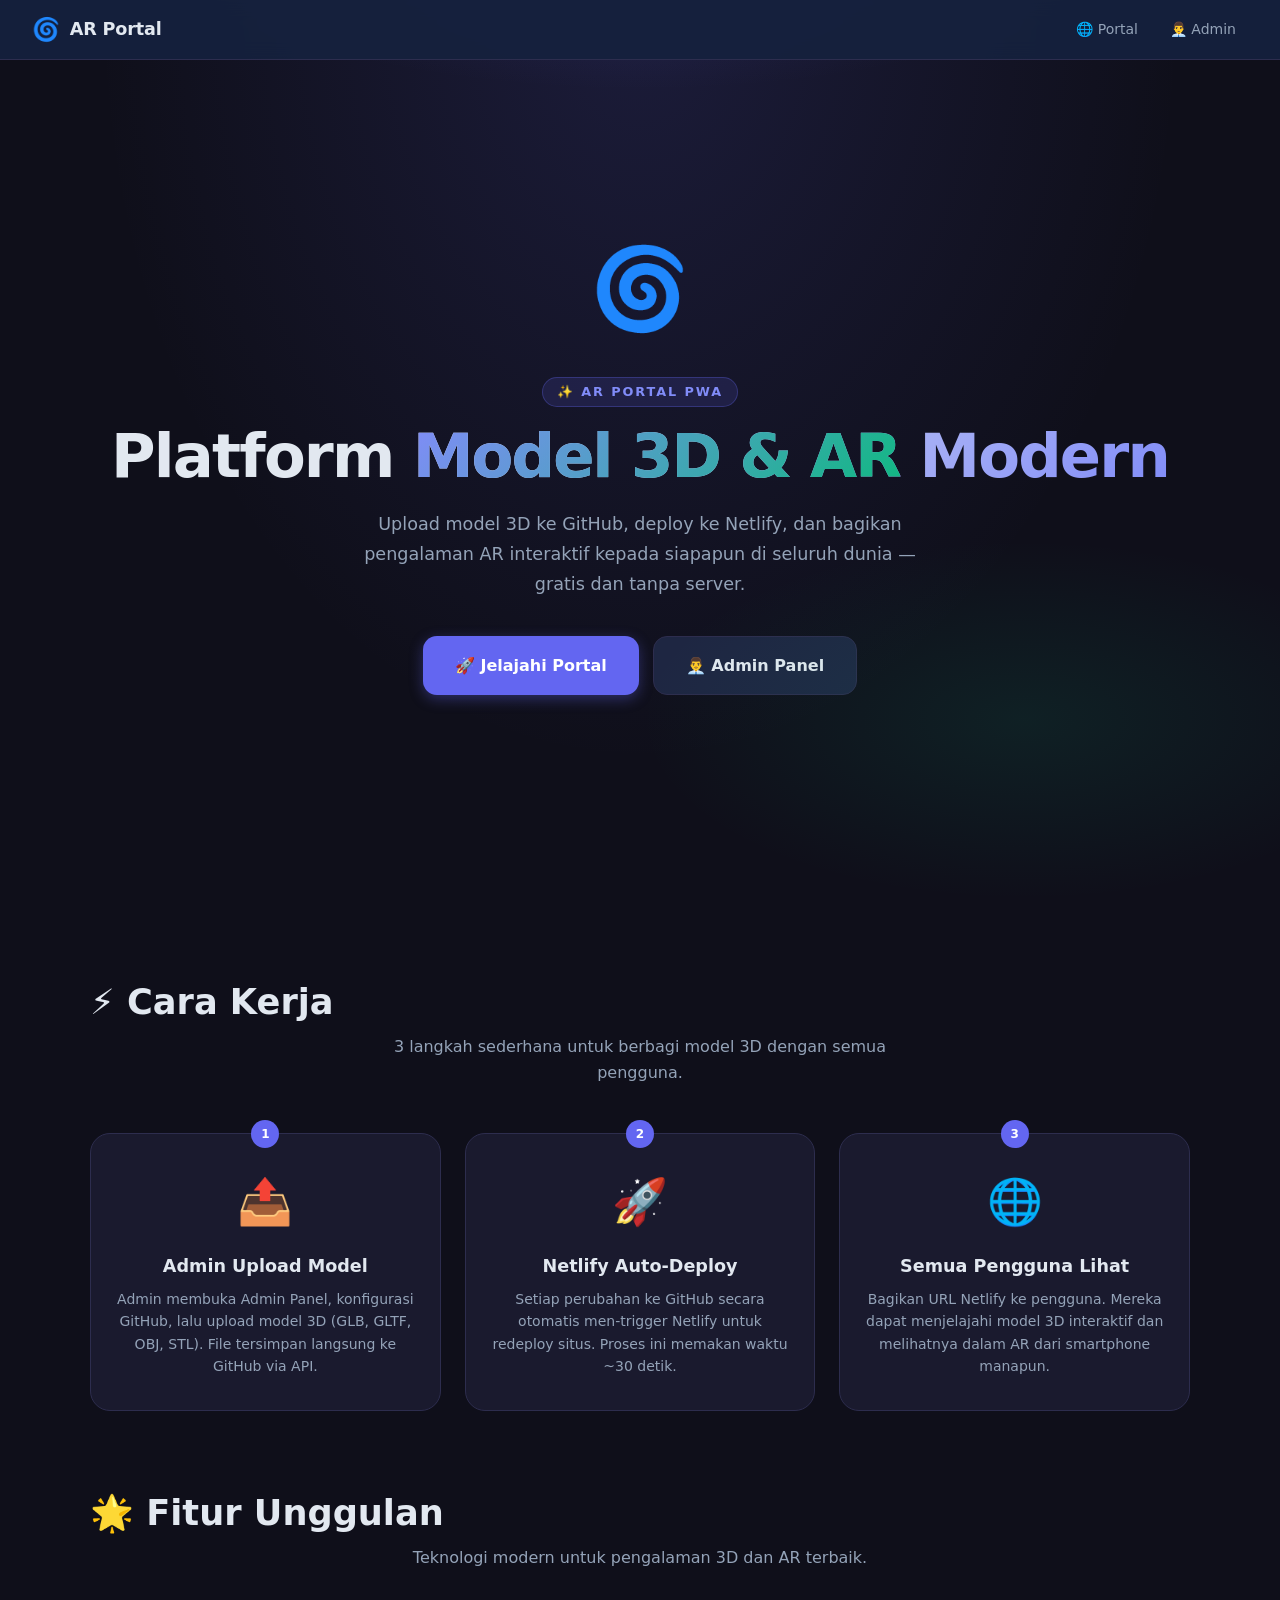
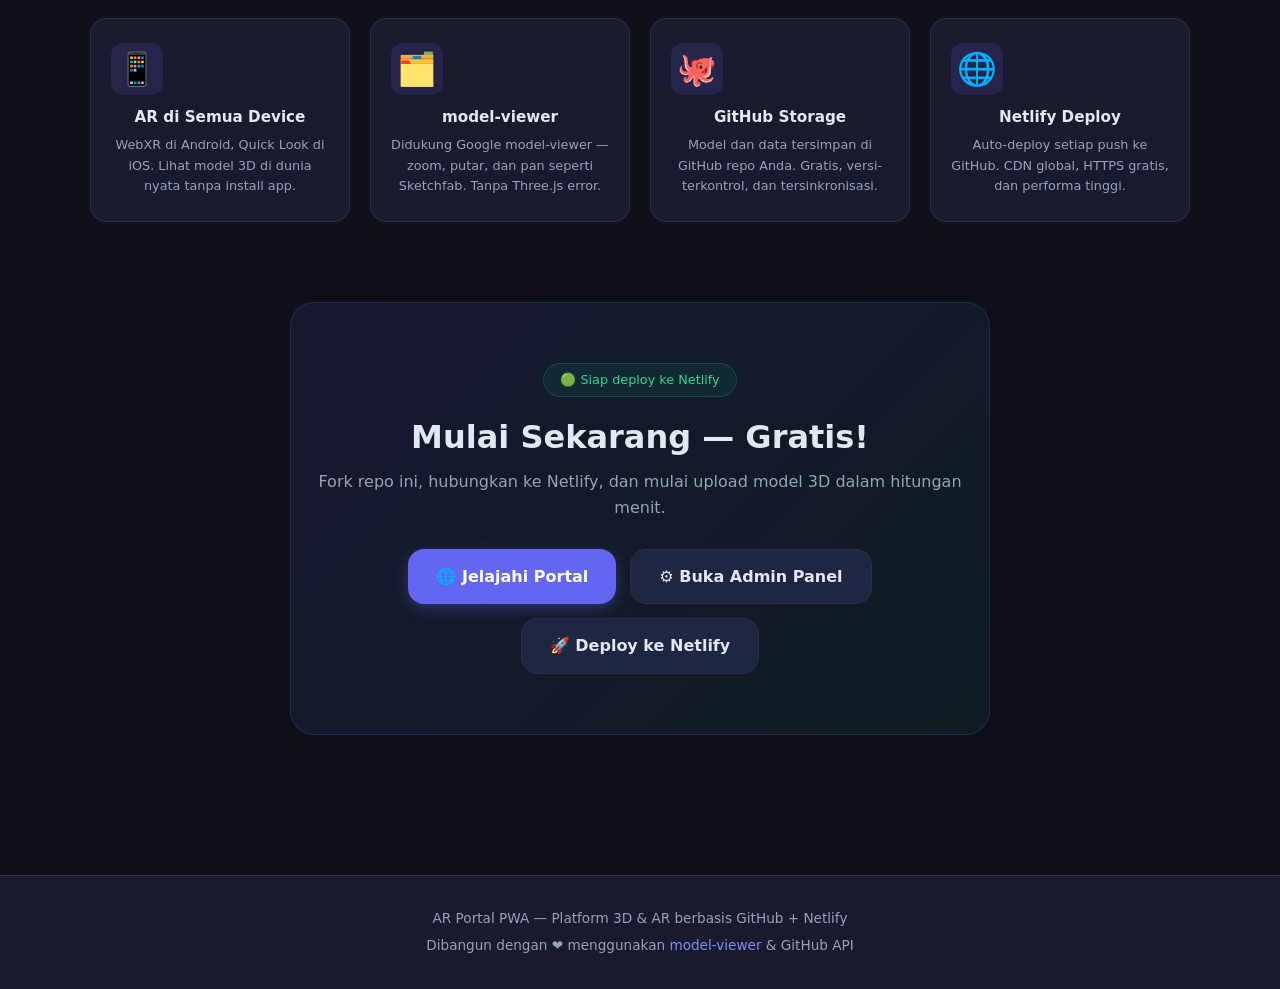
<file: index.html>
<!DOCTYPE html>
<html lang="id">
<head>
  <meta charset="UTF-8" />
  <meta name="viewport" content="width=device-width, initial-scale=1.0" />
  <title>AR Portal PWA — Platform Model 3D & AR</title>
  <link rel="stylesheet" href="css/styles.css" />
  <style>
    /* ---- Hero ---- */
    .hero {
      min-height: 100vh;
      display: flex;
      flex-direction: column;
      align-items: center;
      justify-content: center;
      text-align: center;
      padding: 80px 20px 60px;
      position: relative;
      overflow: hidden;
    }
    .hero::before {
      content: '';
      position: absolute;
      inset: 0;
      background:
        radial-gradient(ellipse 80% 50% at 50% -20%, rgba(99,102,241,0.25) 0%, transparent 60%),
        radial-gradient(ellipse 60% 40% at 80% 80%, rgba(16,185,129,0.1) 0%, transparent 50%);
      pointer-events: none;
    }
    .hero-logo {
      font-size: 5rem;
      margin-bottom: 24px;
      animation: float 3s ease-in-out infinite;
    }
    @keyframes float {
      0%, 100% { transform: translateY(0); }
      50%       { transform: translateY(-12px); }
    }
    .hero-eyebrow {
      font-size: 0.8rem;
      font-weight: 700;
      letter-spacing: 0.15em;
      text-transform: uppercase;
      color: var(--primary-light);
      margin-bottom: 16px;
      background: rgba(99,102,241,0.15);
      border: 1px solid rgba(99,102,241,0.3);
      border-radius: 999px;
      padding: 4px 14px;
      display: inline-block;
    }
    .hero-title {
      font-size: clamp(2.2rem, 6vw, 3.8rem);
      font-weight: 900;
      letter-spacing: -0.03em;
      margin-bottom: 20px;
      line-height: 1.1;
    }
    .hero-gradient {
      background: linear-gradient(135deg, var(--primary-light) 0%, var(--secondary) 100%);
      -webkit-background-clip: text;
      -webkit-text-fill-color: transparent;
      background-clip: text;
    }
    .hero-desc {
      font-size: 1.1rem;
      color: var(--text-muted);
      max-width: 560px;
      margin: 0 auto 36px;
      line-height: 1.7;
    }
    .hero-cta {
      display: flex;
      gap: 14px;
      flex-wrap: wrap;
      justify-content: center;
    }
    .btn-xl {
      padding: 16px 32px;
      font-size: 1rem;
      font-weight: 700;
      border-radius: 14px;
    }

    /* ---- Section ---- */
    section {
      padding: 80px 20px;
    }
    .section-title {
      font-size: clamp(1.6rem, 4vw, 2.2rem);
      font-weight: 800;
      text-align: center;
      margin-bottom: 10px;
    }
    .section-desc {
      text-align: center;
      color: var(--text-muted);
      font-size: 1rem;
      max-width: 500px;
      margin: 0 auto 48px;
    }
    .section-inner { max-width: 1100px; margin: 0 auto; }

    /* ---- How it works ---- */
    .steps-grid {
      display: grid;
      grid-template-columns: 1fr;
      gap: 24px;
    }
    @media (min-width: 640px) {
      .steps-grid { grid-template-columns: 1fr 1fr 1fr; }
    }
    .step-card {
      background: var(--bg-card);
      border: 1px solid var(--border);
      border-radius: 20px;
      padding: 32px 24px;
      text-align: center;
      position: relative;
      transition: border-color 0.2s, transform 0.3s;
    }
    .step-card:hover {
      border-color: var(--primary);
      transform: translateY(-4px);
    }
    .step-num {
      position: absolute;
      top: -14px;
      left: 50%;
      transform: translateX(-50%);
      background: var(--primary);
      color: #fff;
      font-size: 0.75rem;
      font-weight: 800;
      width: 28px; height: 28px;
      border-radius: 50%;
      display: flex;
      align-items: center;
      justify-content: center;
    }
    .step-icon { font-size: 2.8rem; margin-bottom: 14px; }
    .step-title { font-size: 1.1rem; font-weight: 700; margin-bottom: 8px; }
    .step-text { font-size: 0.875rem; color: var(--text-muted); line-height: 1.6; }

    /* ---- Features ---- */
    .features-grid {
      display: grid;
      grid-template-columns: 1fr 1fr;
      gap: 20px;
    }
    @media (min-width: 768px) {
      .features-grid { grid-template-columns: repeat(4, 1fr); }
    }
    .feature-card {
      background: var(--bg-card);
      border: 1px solid var(--border);
      border-radius: 16px;
      padding: 24px 20px;
      text-align: center;
      transition: border-color 0.2s, transform 0.3s;
    }
    .feature-card:hover { border-color: var(--primary); transform: translateY(-3px); }
    .feature-icon { font-size: 2rem; margin-bottom: 10px; }
    .feature-title { font-size: 0.95rem; font-weight: 700; margin-bottom: 6px; }
    .feature-text { font-size: 0.8rem; color: var(--text-muted); }

    /* ---- CTA Section ---- */
    .cta-section {
      background: linear-gradient(135deg, rgba(99,102,241,0.1) 0%, rgba(16,185,129,0.08) 100%);
      border: 1px solid rgba(99,102,241,0.2);
      border-radius: 24px;
      padding: 60px 24px;
      text-align: center;
      margin: 0 auto 60px;
      max-width: 700px;
    }
    .cta-title { font-size: 2rem; font-weight: 800; margin-bottom: 12px; }
    .cta-desc { color: var(--text-muted); margin-bottom: 28px; font-size: 1rem; }

    /* ---- Netlify deploy badge ---- */
    .deploy-note {
      display: inline-flex;
      align-items: center;
      gap: 8px;
      background: rgba(16,185,129,0.1);
      border: 1px solid rgba(16,185,129,0.25);
      border-radius: 999px;
      padding: 6px 16px;
      font-size: 0.8rem;
      color: #34d399;
      margin-bottom: 20px;
    }

    /* ---- Footer ---- */
    footer {
      background: var(--bg-card);
      border-top: 1px solid var(--border);
      padding: 32px 20px;
      text-align: center;
      color: var(--text-muted);
      font-size: 0.85rem;
    }
    footer a { color: var(--primary-light); }
  </style>
</head>
<body>

  <!-- Navbar -->
  <nav class="navbar">
    <a href="#" class="nav-brand">
      <span class="nav-brand-icon">🌀</span>
      AR Portal
    </a>
    <div class="nav-links">
      <a href="user/index.html" class="nav-link">🌐 Portal</a>
      <a href="admin/index.html" class="nav-link">👨‍💼 Admin</a>
    </div>
  </nav>

  <!-- Hero -->
  <div class="hero">
    <div class="hero-logo">🌀</div>
    <div class="hero-eyebrow">✨ AR Portal PWA</div>
    <h1 class="hero-title">Platform <span class="hero-gradient">Model 3D & AR</span> Modern</h1>
    <p class="hero-desc">
      Upload model 3D ke GitHub, deploy ke Netlify, dan bagikan pengalaman AR interaktif kepada siapapun di seluruh dunia — gratis dan tanpa server.
    </p>
    <div class="hero-cta">
      <a href="user/index.html" class="btn btn-primary btn-xl">🚀 Jelajahi Portal</a>
      <a href="admin/index.html" class="btn btn-secondary btn-xl">👨‍💼 Admin Panel</a>
    </div>
  </div>

  <!-- How it works -->
  <section>
    <div class="section-inner">
      <h2 class="section-title">⚡ Cara Kerja</h2>
      <p class="section-desc">3 langkah sederhana untuk berbagi model 3D dengan semua pengguna.</p>
      <div class="steps-grid">
        <div class="step-card">
          <div class="step-num">1</div>
          <div class="step-icon">📤</div>
          <div class="step-title">Admin Upload Model</div>
          <div class="step-text">Admin membuka Admin Panel, konfigurasi GitHub, lalu upload model 3D (GLB, GLTF, OBJ, STL). File tersimpan langsung ke GitHub via API.</div>
        </div>
        <div class="step-card">
          <div class="step-num">2</div>
          <div class="step-icon">🚀</div>
          <div class="step-title">Netlify Auto-Deploy</div>
          <div class="step-text">Setiap perubahan ke GitHub secara otomatis men-trigger Netlify untuk redeploy situs. Proses ini memakan waktu ~30 detik.</div>
        </div>
        <div class="step-card">
          <div class="step-num">3</div>
          <div class="step-icon">🌐</div>
          <div class="step-title">Semua Pengguna Lihat</div>
          <div class="step-text">Bagikan URL Netlify ke pengguna. Mereka dapat menjelajahi model 3D interaktif dan melihatnya dalam AR dari smartphone manapun.</div>
        </div>
      </div>
    </div>
  </section>

  <!-- Features -->
  <section style="padding-top:0;">
    <div class="section-inner">
      <h2 class="section-title">🌟 Fitur Unggulan</h2>
      <p class="section-desc">Teknologi modern untuk pengalaman 3D dan AR terbaik.</p>
      <div class="features-grid">
        <div class="feature-card">
          <div class="feature-icon">📱</div>
          <div class="feature-title">AR di Semua Device</div>
          <div class="feature-text">WebXR di Android, Quick Look di iOS. Lihat model 3D di dunia nyata tanpa install app.</div>
        </div>
        <div class="feature-card">
          <div class="feature-icon">🗂️</div>
          <div class="feature-title">model-viewer</div>
          <div class="feature-text">Didukung Google model-viewer — zoom, putar, dan pan seperti Sketchfab. Tanpa Three.js error.</div>
        </div>
        <div class="feature-card">
          <div class="feature-icon">🐙</div>
          <div class="feature-title">GitHub Storage</div>
          <div class="feature-text">Model dan data tersimpan di GitHub repo Anda. Gratis, versi-terkontrol, dan tersinkronisasi.</div>
        </div>
        <div class="feature-card">
          <div class="feature-icon">🌐</div>
          <div class="feature-title">Netlify Deploy</div>
          <div class="feature-text">Auto-deploy setiap push ke GitHub. CDN global, HTTPS gratis, dan performa tinggi.</div>
        </div>
      </div>
    </div>
  </section>

  <!-- CTA -->
  <section style="padding-top:0;">
    <div class="section-inner">
      <div class="cta-section">
        <div class="deploy-note">🟢 Siap deploy ke Netlify</div>
        <h2 class="cta-title">Mulai Sekarang — Gratis!</h2>
        <p class="cta-desc">Fork repo ini, hubungkan ke Netlify, dan mulai upload model 3D dalam hitungan menit.</p>
        <div style="display:flex;gap:14px;flex-wrap:wrap;justify-content:center;">
          <a href="user/index.html" class="btn btn-primary btn-lg">🌐 Jelajahi Portal</a>
          <a href="admin/index.html" class="btn btn-secondary btn-lg">⚙️ Buka Admin Panel</a>
          <a href="https://docs.netlify.com/get-started/" target="_blank" class="btn btn-secondary btn-lg">🚀 Deploy ke Netlify</a>
        </div>
      </div>
    </div>
  </section>

  <!-- Footer -->
  <footer>
    <p>AR Portal PWA — Platform 3D &amp; AR berbasis GitHub + Netlify</p>
    <p style="margin-top:6px;">Dibangun dengan ❤️ menggunakan <a href="https://modelviewer.dev" target="_blank">model-viewer</a> &amp; GitHub API</p>
  </footer>

  <script src="js/app.js"></script>
</body>
</html>
</file>
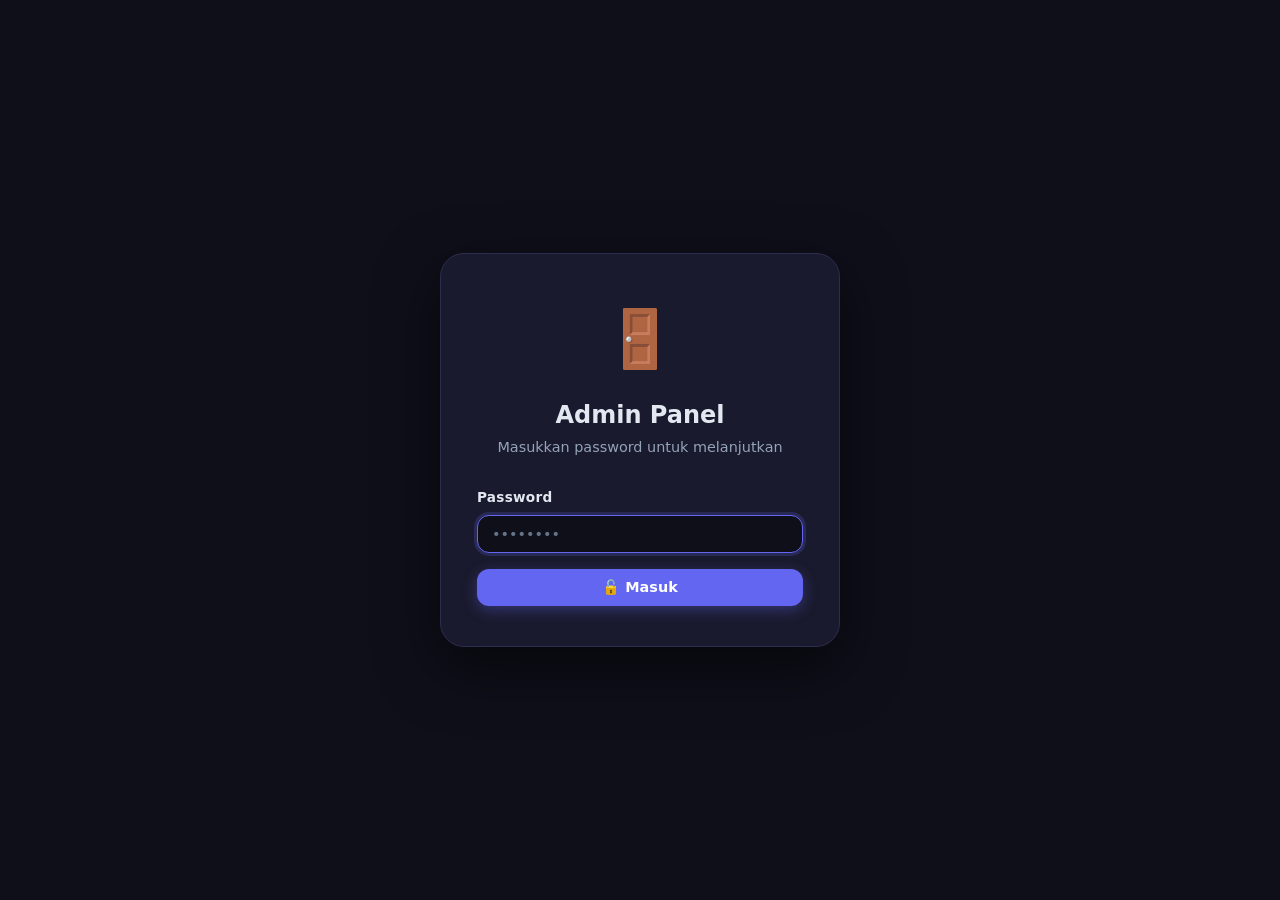
<file: admin/index.html>
<!DOCTYPE html>
<html lang="id">
<head>
  <meta charset="UTF-8" />
  <meta name="viewport" content="width=device-width, initial-scale=1.0" />
  <title>Admin Panel — AR Portal</title>
  <link rel="stylesheet" href="../css/styles.css" />
  <style>
    /* ---- Login Screen ---- */
    .login-screen {
      position: fixed;
      inset: 0;
      background: var(--bg);
      display: flex;
      align-items: center;
      justify-content: center;
      z-index: 9999;
      padding: 20px;
    }
    .login-card {
      background: var(--bg-card);
      border: 1px solid var(--border);
      border-radius: var(--radius-xl);
      padding: 40px 36px;
      width: 100%;
      max-width: 400px;
      box-shadow: 0 20px 60px rgba(0,0,0,0.6);
      text-align: center;
    }
    .login-logo { font-size: 3.5rem; margin-bottom: 16px; }
    .login-title { font-size: 1.5rem; font-weight: 800; margin-bottom: 6px; }
    .login-subtitle { color: var(--text-muted); font-size: 0.9rem; margin-bottom: 28px; }
    .login-error {
      background: rgba(239,68,68,0.1);
      border: 1px solid rgba(239,68,68,0.3);
      border-radius: var(--radius);
      padding: 10px 14px;
      color: #f87171;
      font-size: 0.85rem;
      margin-top: 12px;
      display: none;
    }
    /* ---- GitHub Banner ---- */
    .gh-banner {
      display: flex;
      align-items: center;
      gap: 10px;
      padding: 12px 16px;
      border-radius: var(--radius);
      font-size: 0.875rem;
      margin-bottom: 24px;
    }
    .gh-banner-ok {
      background: rgba(16,185,129,0.1);
      border: 1px solid rgba(16,185,129,0.3);
      color: #34d399;
    }
    .gh-banner-warn {
      background: rgba(245,158,11,0.1);
      border: 1px solid rgba(245,158,11,0.3);
      color: #fbbf24;
    }
    /* ---- Quick Action Grid ---- */
    .quick-actions {
      display: grid;
      grid-template-columns: repeat(3, 1fr);
      gap: 14px;
      margin-bottom: 32px;
    }
    @media (max-width: 480px) {
      .quick-actions { grid-template-columns: 1fr; }
    }
    .qa-card {
      display: flex;
      flex-direction: column;
      align-items: center;
      gap: 8px;
      padding: 20px 14px;
      background: var(--bg-card);
      border: 1px solid var(--border);
      border-radius: var(--radius-xl);
      cursor: pointer;
      transition: border-color var(--transition), background var(--transition), transform var(--transition-slow);
      text-decoration: none;
      color: var(--text);
    }
    .qa-card:hover {
      border-color: var(--primary);
      background: var(--bg-elevated);
      transform: translateY(-3px);
    }
    .qa-icon { font-size: 2rem; }
    .qa-label { font-size: 0.875rem; font-weight: 600; }
    /* ---- Stat cards ---- */
    .stats-grid {
      display: grid;
      grid-template-columns: 1fr 1fr;
      gap: 16px;
      margin-bottom: 32px;
    }
    /* ---- Lists ---- */
    .model-list, .portal-list {
      display: flex;
      flex-direction: column;
      gap: 8px;
    }
    .list-loading {
      text-align: center;
      padding: 24px;
      color: var(--text-muted);
      font-size: 0.875rem;
    }
  </style>
</head>
<body>

  <!-- LOGIN SCREEN -->
  <div class="login-screen" id="login-screen">
    <div class="login-card">
      <div class="login-logo">🚪</div>
      <h1 class="login-title">Admin Panel</h1>
      <p class="login-subtitle">Masukkan password untuk melanjutkan</p>
      <div class="form-group" style="text-align:left;">
        <label for="admin-password">Password</label>
        <input type="password" id="admin-password" placeholder="••••••••" autofocus />
      </div>
      <button class="btn btn-primary btn-full" id="login-btn">🔓 Masuk</button>
      <div class="login-error" id="login-error">Password salah. Coba lagi.</div>
    </div>
  </div>

  <!-- ADMIN DASHBOARD (hidden until authenticated) -->
  <div id="admin-dashboard" style="display:none;">

    <!-- Navbar -->
    <nav class="navbar">
      <a href="#" class="nav-brand">
        <span class="nav-brand-icon">👨‍💼</span>
        Admin Panel
      </a>
      <div class="nav-links">
        <a href="settings.html" class="nav-link">⚙️ Settings</a>
        <button class="btn btn-secondary btn-sm" id="logout-btn">🚪 Keluar</button>
      </div>
    </nav>

    <div class="page-container">
      <div class="page-content">

        <!-- Page Header -->
        <div class="page-header">
          <h1 class="page-title">👨‍💼 Dashboard Admin</h1>
          <p class="page-subtitle">Kelola model 3D dan portal AR dari sini.</p>
        </div>

        <!-- GitHub Status Banner -->
        <div id="gh-banner" class="gh-banner gh-banner-warn">
          <span>⚠️</span>
          <span>GitHub belum dikonfigurasi — <a href="settings.html" style="color:#fbbf24;text-decoration:underline;">Konfigurasi Sekarang →</a></span>
        </div>

        <!-- Stats -->
        <div class="stats-grid">
          <div class="stat-card">
            <span class="stat-icon">🗂️</span>
            <span class="stat-value" id="stat-models">—</span>
            <span class="stat-label">Total Models</span>
          </div>
          <div class="stat-card">
            <span class="stat-icon">🌐</span>
            <span class="stat-value" id="stat-portals">—</span>
            <span class="stat-label">Total Portals</span>
          </div>
        </div>

        <!-- Quick Actions -->
        <div class="section-header">
          <h2 class="section-title">⚡ Aksi Cepat</h2>
        </div>
        <div class="quick-actions">
          <a href="upload.html" class="qa-card">
            <span class="qa-icon">📤</span>
            <span class="qa-label">Upload Model</span>
          </a>
          <a href="portals.html" class="qa-card">
            <span class="qa-icon">🌐</span>
            <span class="qa-label">Kelola Portal</span>
          </a>
          <a href="settings.html" class="qa-card">
            <span class="qa-icon">⚙️</span>
            <span class="qa-label">Pengaturan</span>
          </a>
        </div>

        <!-- Recent Models -->
        <div class="section-header">
          <h2 class="section-title">🗂️ Model Terbaru</h2>
          <a href="upload.html" class="btn btn-primary btn-sm">+ Upload</a>
        </div>
        <div class="card">
          <div class="card-body">
            <div id="recent-models" class="model-list">
              <div class="list-loading">⏳ Memuat model...</div>
            </div>
          </div>
        </div>

        <!-- Recent Portals -->
        <div class="section-header" style="margin-top:32px;">
          <h2 class="section-title">🌐 Portal</h2>
          <a href="portals.html" class="btn btn-primary btn-sm">+ Buat Portal</a>
        </div>
        <div class="card">
          <div class="card-body">
            <div id="recent-portals" class="portal-list">
              <div class="list-loading">⏳ Memuat portal...</div>
            </div>
          </div>
        </div>

      </div>
    </div>

  </div><!-- /admin-dashboard -->

  <script src="../js/app.js"></script>
  <script src="../js/github-storage.js"></script>
  <script>
    const ADMIN_PASSWORD = 'admin123';

    // ---- Auth logic ----
    function checkAuth() {
      if (AppUtils.isAdminAuthenticated()) {
        showDashboard();
      }
    }

    function showDashboard() {
      document.getElementById('login-screen').style.display = 'none';
      document.getElementById('admin-dashboard').style.display = '';
      initDashboard();
    }

    // Login
    document.getElementById('login-btn').addEventListener('click', attemptLogin);
    document.getElementById('admin-password').addEventListener('keydown', e => {
      if (e.key === 'Enter') attemptLogin();
    });

    function attemptLogin() {
      const pw = document.getElementById('admin-password').value;
      if (pw === ADMIN_PASSWORD) {
        localStorage.setItem('admin_auth', 'true');
        showDashboard();
      } else {
        document.getElementById('login-error').style.display = '';
        document.getElementById('admin-password').classList.add('input-error');
      }
    }

    // Logout
    document.getElementById('logout-btn').addEventListener('click', () => {
      AppUtils.adminLogout();
    });

    // ---- Dashboard init ----
    async function initDashboard() {
      // GitHub banner
      updateGhBanner();
      // Load data
      await loadDashboardData();
    }

    function updateGhBanner() {
      const banner = document.getElementById('gh-banner');
      if (GitHubStorage.isConfigured()) {
        const cfg = GitHubStorage.config;
        banner.className = 'gh-banner gh-banner-ok';
        banner.innerHTML = `<span>✅</span><span>Terhubung ke <strong>${cfg.owner}/${cfg.repo}</strong> (branch: ${cfg.branch || 'main'})</span>`;
      } else {
        banner.className = 'gh-banner gh-banner-warn';
        banner.innerHTML = `<span>⚠️</span><span>GitHub belum dikonfigurasi — <a href="settings.html" style="color:#fbbf24;text-decoration:underline;">Konfigurasi Sekarang →</a></span>`;
      }
    }

    async function loadDashboardData() {
      try {
        const [models, portals] = await Promise.all([
          GitHubStorage.getAllModels(),
          GitHubStorage.getAllPortals()
        ]);

        // Stats
        document.getElementById('stat-models').textContent  = models.length;
        document.getElementById('stat-portals').textContent = portals.length;

        // Recent Models (last 5)
        const recentModelsEl = document.getElementById('recent-models');
        const recentModels = models.slice(-5).reverse();
        if (recentModels.length === 0) {
          recentModelsEl.innerHTML = `
            <div class="empty-state" style="padding:32px 20px;">
              <div class="empty-icon">🗂️</div>
              <div class="empty-title">Belum ada model</div>
              <div class="empty-description">Upload model 3D pertama Anda.</div>
              <a href="upload.html" class="btn btn-primary btn-sm" style="margin-top:8px;">📤 Upload Model</a>
            </div>`;
        } else {
          recentModelsEl.innerHTML = recentModels.map(m => `
            <div class="item-row">
              <span class="item-icon">🗂️</span>
              <div class="item-info">
                <div class="item-name">${m.name}</div>
                <div class="item-meta">${AppUtils.getFormatBadge(m.format)} &nbsp;${AppUtils.formatDate(m.createdAt)}</div>
              </div>
              <div class="item-actions">
                <button class="btn btn-danger btn-sm" onclick="deleteModel('${m.id}', '${m.name.replace(/'/g, "\\'")}')">🗑️</button>
              </div>
            </div>`).join('');
        }

        // Portals
        const portalsEl = document.getElementById('recent-portals');
        if (portals.length === 0) {
          portalsEl.innerHTML = `
            <div class="empty-state" style="padding:32px 20px;">
              <div class="empty-icon">🌐</div>
              <div class="empty-title">Belum ada portal</div>
              <div class="empty-description">Buat portal pertama untuk menampung model Anda.</div>
              <a href="portals.html" class="btn btn-primary btn-sm" style="margin-top:8px;">🌐 Buat Portal</a>
            </div>`;
        } else {
          portalsEl.innerHTML = portals.map(p => `
            <div class="item-row">
              <span class="item-icon">🌐</span>
              <div class="item-info">
                <div class="item-name">${p.name}</div>
                <div class="item-meta">${(p.modelIds || []).length} model &nbsp;·&nbsp; ${AppUtils.formatDate(p.createdAt)}</div>
              </div>
              <div class="item-actions">
                <a href="portals.html" class="btn btn-secondary btn-sm">✏️</a>
                <button class="btn btn-danger btn-sm" onclick="deletePortal('${p.id}', '${p.name.replace(/'/g, "\\'")}')">🗑️</button>
              </div>
            </div>`).join('');
        }

      } catch (err) {
        document.getElementById('recent-models').innerHTML  = `<p style="color:var(--danger);padding:16px;">Gagal memuat data: ${err.message}</p>`;
        document.getElementById('recent-portals').innerHTML = '';
      }
    }

    async function deleteModel(id, name) {
      const ok = await AppUtils.confirm(`Hapus model "${name}"? Ini akan menghapus dari daftar model di portals.json.`);
      if (!ok) return;
      if (!GitHubStorage.isConfigured()) {
        AppUtils.showToast('GitHub belum dikonfigurasi.', 'error'); return;
      }
      AppUtils.showLoading(true, 'Menghapus model...');
      try {
        await GitHubStorage.deleteModel(id);
        AppUtils.showToast('Model berhasil dihapus.', 'success');
        await loadDashboardData();
      } catch (err) {
        AppUtils.showToast('Gagal: ' + err.message, 'error');
      } finally {
        AppUtils.showLoading(false);
      }
    }

    async function deletePortal(id, name) {
      const ok = await AppUtils.confirm(`Hapus portal "${name}"?`);
      if (!ok) return;
      if (!GitHubStorage.isConfigured()) {
        AppUtils.showToast('GitHub belum dikonfigurasi.', 'error'); return;
      }
      AppUtils.showLoading(true, 'Menghapus portal...');
      try {
        await GitHubStorage.deletePortal(id);
        AppUtils.showToast('Portal berhasil dihapus.', 'success');
        await loadDashboardData();
      } catch (err) {
        AppUtils.showToast('Gagal: ' + err.message, 'error');
      } finally {
        AppUtils.showLoading(false);
      }
    }

    // Init
    checkAuth();
  </script>
</body>
</html>
</file>
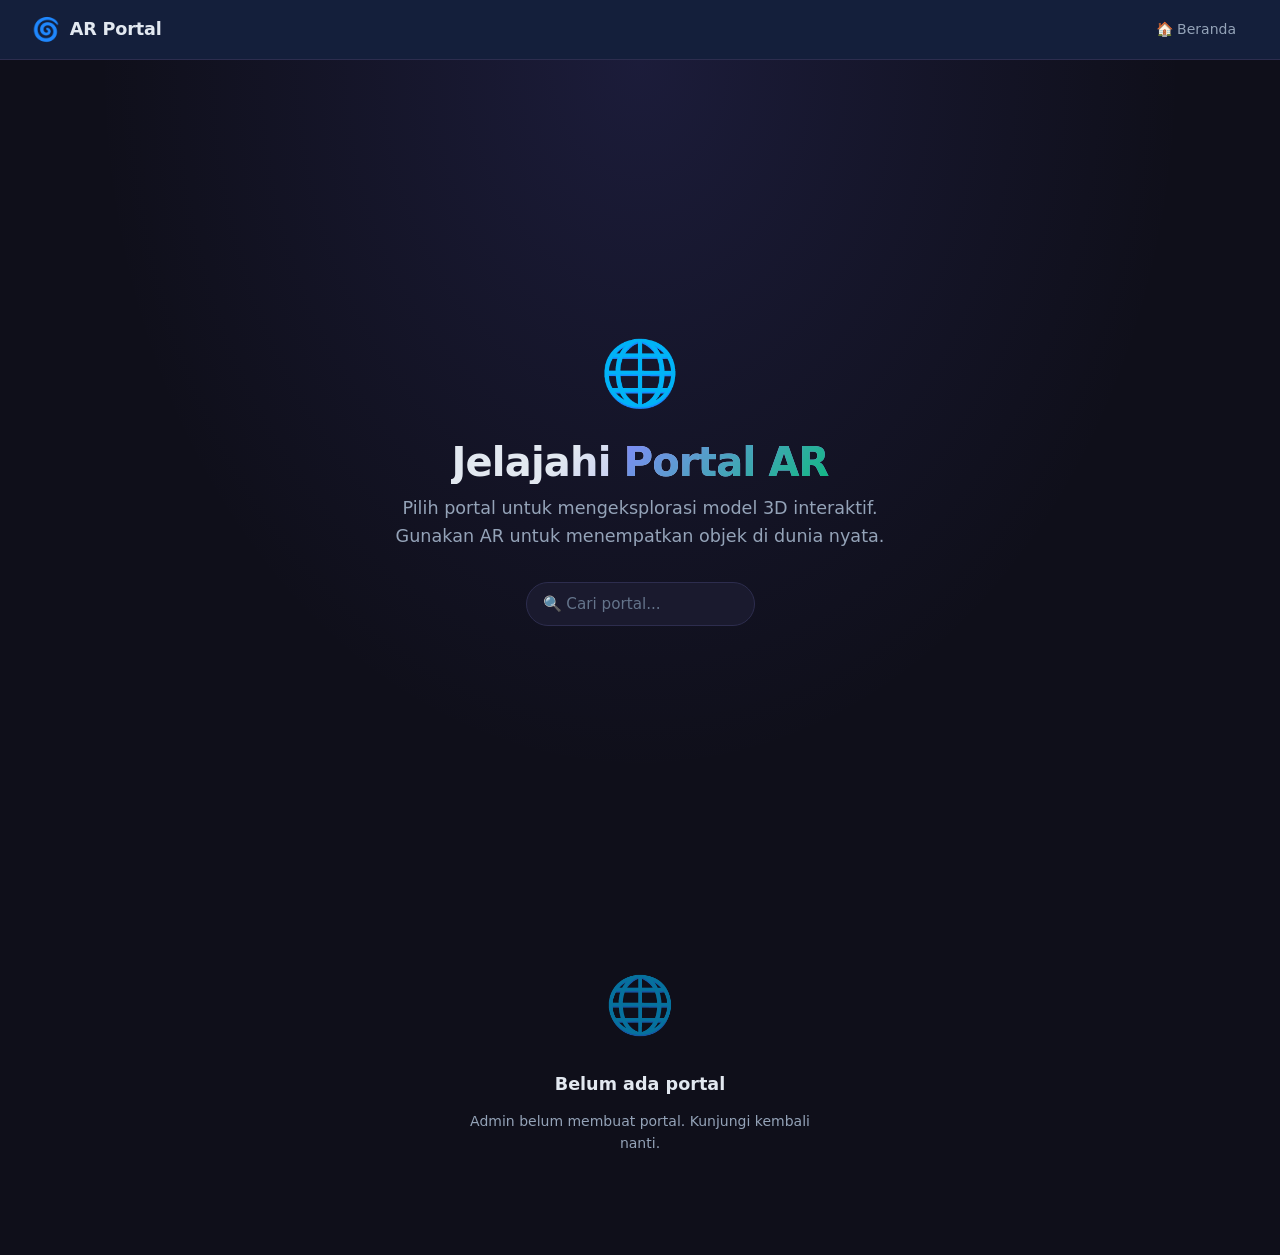
<file: user/index.html>
<!DOCTYPE html>
<html lang="id">
<head>
  <meta charset="UTF-8" />
  <meta name="viewport" content="width=device-width, initial-scale=1.0" />
  <title>Portal AR — Jelajahi</title>
  <link rel="stylesheet" href="../css/styles.css" />
  <style>
    .portal-grid {
      display: grid;
      grid-template-columns: repeat(auto-fill, minmax(300px, 1fr));
      gap: 24px;
    }
    .portal-card {
      background: var(--bg-card);
      border: 1px solid var(--border);
      border-radius: var(--radius-xl);
      overflow: hidden;
      transition: border-color var(--transition), transform var(--transition-slow), box-shadow var(--transition);
      display: flex;
      flex-direction: column;
    }
    .portal-card:hover {
      border-color: var(--primary);
      transform: translateY(-4px);
      box-shadow: 0 12px 36px rgba(99,102,241,0.2);
    }
    .portal-card-thumb {
      width: 100%;
      height: 160px;
      background: linear-gradient(135deg, #1a1a2e 0%, #16213e 60%, #0f3460 100%);
      display: flex;
      align-items: center;
      justify-content: center;
      font-size: 3.5rem;
      position: relative;
      overflow: hidden;
    }
    .portal-card-thumb::before {
      content: '';
      position: absolute;
      inset: 0;
      background: radial-gradient(ellipse at center, rgba(99,102,241,0.15) 0%, transparent 70%);
    }
    .portal-model-count {
      position: absolute;
      top: 10px;
      right: 10px;
      background: rgba(0,0,0,0.6);
      backdrop-filter: blur(6px);
      border: 1px solid rgba(255,255,255,0.1);
      border-radius: var(--radius-full);
      padding: 3px 10px;
      font-size: 0.75rem;
      font-weight: 600;
      color: var(--text-muted);
    }
    .portal-card-body {
      padding: 20px;
      flex: 1;
      display: flex;
      flex-direction: column;
    }
    .portal-card-name {
      font-size: 1.1rem;
      font-weight: 700;
      color: var(--text);
      margin-bottom: 6px;
    }
    .portal-card-desc {
      font-size: 0.875rem;
      color: var(--text-muted);
      flex: 1;
      margin-bottom: 16px;
      display: -webkit-box;
      -webkit-line-clamp: 2;
      -webkit-box-orient: vertical;
      overflow: hidden;
    }
    .portal-card-footer {
      display: flex;
      gap: 10px;
      align-items: center;
      justify-content: space-between;
    }
    .portal-model-badges {
      display: flex;
      gap: 4px;
      flex-wrap: wrap;
    }
    /* Hero section */
    .hero {
      text-align: center;
      padding: 60px 20px 40px;
    }
    .hero-logo { font-size: 4rem; margin-bottom: 16px; }
    .hero-title { font-size: 2.5rem; font-weight: 800; margin-bottom: 10px; letter-spacing: -0.02em; }
    .hero-subtitle { color: var(--text-muted); font-size: 1.1rem; max-width: 500px; margin: 0 auto 32px; }
    .hero-gradient { background: linear-gradient(135deg, var(--primary-light), var(--secondary)); -webkit-background-clip: text; -webkit-text-fill-color: transparent; }
    /* Loading skeleton */
    .skeleton {
      background: linear-gradient(90deg, var(--bg-elevated) 25%, var(--bg-surface) 50%, var(--bg-elevated) 75%);
      background-size: 200% 100%;
      animation: shimmer 1.5s infinite;
      border-radius: var(--radius);
    }
    @keyframes shimmer {
      0%   { background-position: 200% 0; }
      100% { background-position: -200% 0; }
    }
    .skeleton-card {
      background: var(--bg-card);
      border: 1px solid var(--border);
      border-radius: var(--radius-xl);
      overflow: hidden;
    }
    .search-bar {
      display: flex;
      align-items: center;
      gap: 10px;
      max-width: 500px;
      margin: 0 auto 32px;
    }
    .search-bar input {
      flex: 1;
      padding: 12px 16px;
      background: var(--bg-card);
      border: 1px solid var(--border);
      border-radius: var(--radius-full);
      font-size: 0.95rem;
    }
  </style>
</head>
<body>

  <!-- Navbar -->
  <nav class="navbar">
    <a href="../index.html" class="nav-brand">
      <span class="nav-brand-icon">🌀</span>
      AR Portal
    </a>
    <div class="nav-links">
      <a href="../index.html" class="nav-link">🏠 Beranda</a>
    </div>
  </nav>

  <div class="page-container">

    <!-- Hero -->
    <div class="hero">
      <div class="hero-logo">🌐</div>
      <h1 class="hero-title">Jelajahi <span class="hero-gradient">Portal AR</span></h1>
      <p class="hero-subtitle">Pilih portal untuk mengeksplorasi model 3D interaktif. Gunakan AR untuk menempatkan objek di dunia nyata.</p>

      <!-- Search -->
      <div class="search-bar">
        <input type="text" id="search-input" placeholder="🔍 Cari portal..." />
      </div>
    </div>

    <!-- Portal Grid -->
    <div class="page-content" style="padding-top:0;">
      <div id="portal-container">
        <!-- Skeleton loaders -->
        <div class="portal-grid" id="skeleton-grid">
          ${[1,2,3].map(() => `
            <div class="skeleton-card">
              <div class="skeleton" style="height:160px;border-radius:0;"></div>
              <div style="padding:20px;">
                <div class="skeleton" style="height:20px;width:60%;margin-bottom:12px;"></div>
                <div class="skeleton" style="height:14px;width:90%;margin-bottom:6px;"></div>
                <div class="skeleton" style="height:14px;width:70%;margin-bottom:20px;"></div>
                <div class="skeleton" style="height:36px;width:120px;border-radius:var(--radius);"></div>
              </div>
            </div>`).join('')}
        </div>
      </div>
    </div>

  </div>

  <script src="../js/app.js"></script>
  <script src="../js/github-storage.js"></script>
  <script>
    let allPortals = [];
    let allModels  = [];

    async function loadPortals() {
      try {
        // Load from /data/portals.json (works on Netlify — file is in repo)
        // Also works locally if dev server is running
        const res = await fetch('/data/portals.json?t=' + Date.now());
        if (!res.ok) throw new Error('portals.json not found');
        const data = await res.json();
        allPortals = data.portals || [];
        allModels  = data.models  || [];
      } catch {
        // Fallback: try GitHubStorage if configured
        try {
          allPortals = await GitHubStorage.getAllPortals();
          allModels  = await GitHubStorage.getAllModels();
        } catch {
          allPortals = [];
          allModels  = [];
        }
      }

      renderPortals(allPortals);
    }

    function renderPortals(portals) {
      const container = document.getElementById('portal-container');

      if (portals.length === 0) {
        container.innerHTML = `
          <div class="empty-state">
            <div class="empty-icon">🌐</div>
            <div class="empty-title">Belum ada portal</div>
            <div class="empty-description">Admin belum membuat portal. Kunjungi kembali nanti.</div>
          </div>`;
        return;
      }

      container.innerHTML = `
        <div class="portal-grid">
          ${portals.map(p => {
            const models = (p.modelIds || []).map(id => allModels.find(m => m.id === id)).filter(Boolean);
            const formats = [...new Set(models.map(m => m.format))];
            return `
              <div class="portal-card">
                <div class="portal-card-thumb">
                  <span>🌐</span>
                  <span class="portal-model-count">${models.length} model</span>
                </div>
                <div class="portal-card-body">
                  <div class="portal-card-name">${p.name}</div>
                  <div class="portal-card-desc">${p.description || 'Jelajahi koleksi model 3D interaktif dalam portal ini.'}</div>
                  <div class="portal-card-footer">
                    <div class="portal-model-badges">
                      ${formats.map(f => AppUtils.getFormatBadge(f)).join('')}
                    </div>
                    <a href="portal-view.html?id=${p.id}" class="btn btn-primary btn-sm">🚀 Buka AR</a>
                  </div>
                </div>
              </div>`;
          }).join('')}
        </div>`;
    }

    // Search
    document.getElementById('search-input').addEventListener('input', e => {
      const q = e.target.value.toLowerCase().trim();
      if (!q) { renderPortals(allPortals); return; }
      renderPortals(allPortals.filter(p =>
        p.name.toLowerCase().includes(q) ||
        (p.description || '').toLowerCase().includes(q)
      ));
    });

    // Init
    loadPortals();
  </script>
</body>
</html>
</file>
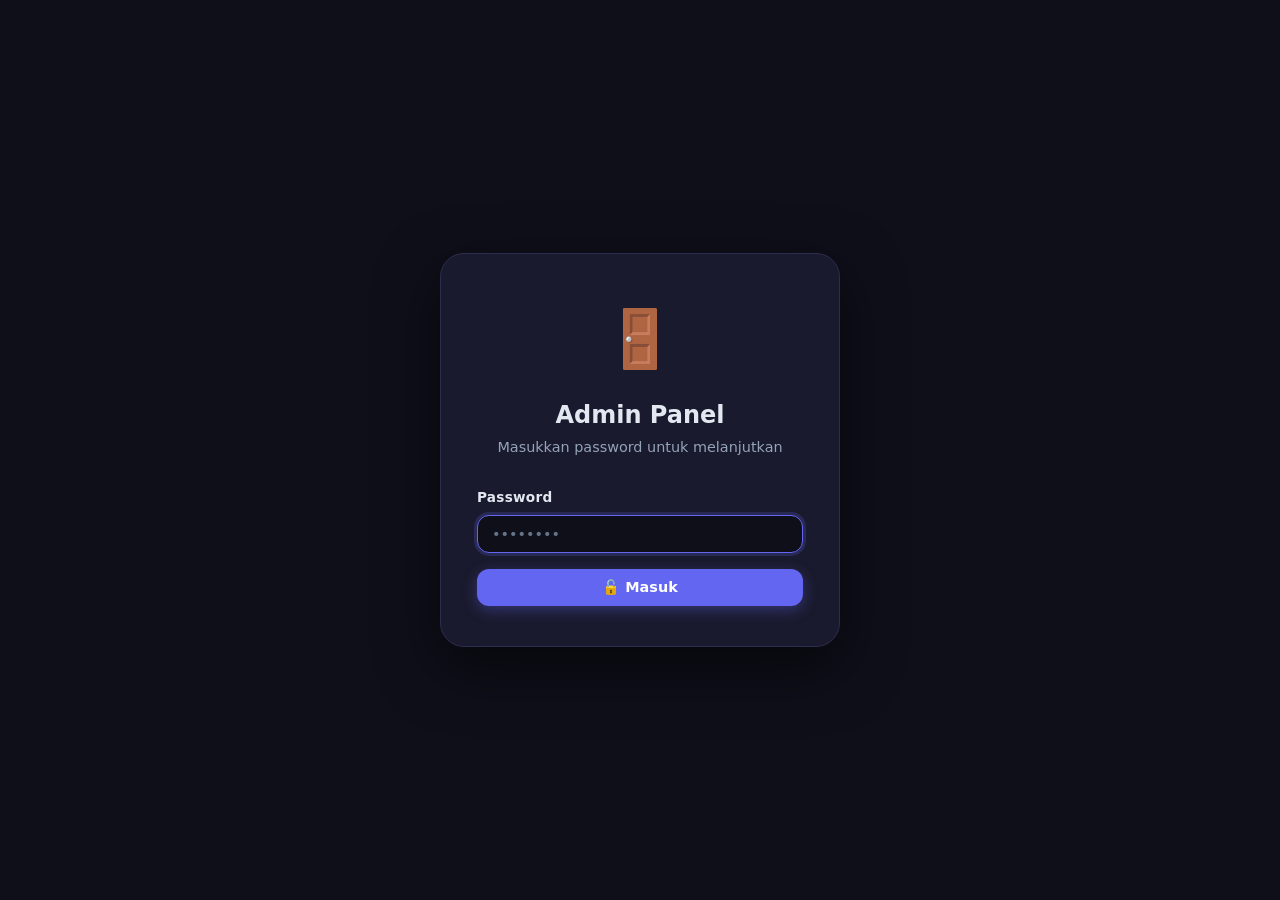
<file: admin/portals.html>
<!DOCTYPE html>
<html lang="id">
<head>
  <meta charset="UTF-8" />
  <meta name="viewport" content="width=device-width, initial-scale=1.0" />
  <title>Kelola Portal — AR Portal Admin</title>
  <link rel="stylesheet" href="../css/styles.css" />
  <style>
    .gh-warn-banner {
      display: flex;
      gap: 10px;
      align-items: flex-start;
      padding: 14px 16px;
      background: rgba(245,158,11,0.1);
      border: 1px solid rgba(245,158,11,0.3);
      border-radius: var(--radius);
      font-size: 0.875rem;
      color: #fbbf24;
      margin-bottom: 24px;
    }
    .portal-cards {
      display: grid;
      grid-template-columns: repeat(auto-fill, minmax(280px, 1fr));
      gap: 20px;
    }
    .portal-card {
      background: var(--bg-card);
      border: 1px solid var(--border);
      border-radius: var(--radius-xl);
      padding: 20px;
      transition: border-color var(--transition), transform var(--transition-slow);
    }
    .portal-card:hover {
      border-color: var(--primary);
      transform: translateY(-3px);
    }
    .portal-card-header {
      display: flex;
      align-items: flex-start;
      justify-content: space-between;
      gap: 10px;
      margin-bottom: 10px;
    }
    .portal-card-name {
      font-weight: 700;
      font-size: 1rem;
      color: var(--text);
    }
    .portal-card-desc {
      font-size: 0.85rem;
      color: var(--text-muted);
      margin-bottom: 12px;
    }
    .portal-card-models {
      display: flex;
      flex-wrap: wrap;
      gap: 6px;
      margin-bottom: 14px;
    }
    .model-chip {
      display: flex;
      align-items: center;
      gap: 4px;
      background: var(--bg-elevated);
      border: 1px solid var(--border);
      border-radius: var(--radius-full);
      padding: 3px 10px;
      font-size: 0.75rem;
      color: var(--text-muted);
    }
    .portal-card-footer {
      display: flex;
      gap: 8px;
    }
    /* Model checkbox list in modal */
    .model-checkbox-list {
      display: flex;
      flex-direction: column;
      gap: 8px;
      max-height: 240px;
      overflow-y: auto;
      padding: 4px;
    }
    .model-check-item {
      display: flex;
      align-items: center;
      gap: 10px;
      padding: 10px 12px;
      background: var(--bg);
      border: 1px solid var(--border);
      border-radius: var(--radius);
      cursor: pointer;
      transition: border-color var(--transition), background var(--transition);
    }
    .model-check-item:hover { border-color: var(--primary); background: var(--bg-elevated); }
    .model-check-item input[type="checkbox"] {
      width: 16px; height: 16px; cursor: pointer; accent-color: var(--primary);
    }
    .model-check-label {
      flex: 1;
      cursor: pointer;
    }
    .model-check-name { font-weight: 600; font-size: 0.875rem; color: var(--text); }
    .model-check-meta { font-size: 0.75rem; color: var(--text-muted); }

    .share-link-box {
      background: var(--bg);
      border: 1px solid var(--border);
      border-radius: var(--radius);
      padding: 10px 14px;
      font-family: monospace;
      font-size: 0.8rem;
      color: var(--primary-light);
      word-break: break-all;
      margin-top: 8px;
    }
  </style>
</head>
<body>

  <!-- Navbar -->
  <nav class="navbar">
    <a href="index.html" class="nav-brand">
      <span class="nav-brand-icon">🌐</span>
      Kelola Portal
    </a>
    <div class="nav-links">
      <a href="index.html" class="nav-link">← Admin</a>
    </div>
  </nav>

  <div class="page-container">
    <div class="page-content">

      <div class="page-header" style="display:flex;align-items:center;justify-content:space-between;flex-wrap:wrap;gap:12px;">
        <div>
          <h1 class="page-title">🌐 Kelola Portal</h1>
          <p class="page-subtitle">Buat dan kelola portal AR yang berisi koleksi model 3D.</p>
        </div>
        <button class="btn btn-primary" id="create-portal-btn">+ Buat Portal Baru</button>
      </div>

      <!-- GitHub Config Warning -->
      <div class="gh-warn-banner" id="gh-warn" style="display:none;">
        <span>⚠️</span>
        <span>GitHub belum dikonfigurasi. Perubahan tidak akan tersimpan ke repo.&nbsp;
          <a href="settings.html" style="color:#fbbf24;text-decoration:underline;">Konfigurasi GitHub →</a>
        </span>
      </div>

      <!-- Portal list -->
      <div id="portal-list-wrap">
        <div class="list-loading" style="text-align:center;padding:40px;color:var(--text-muted);">
          ⏳ Memuat portal...
        </div>
      </div>

    </div>
  </div>

  <!-- Create / Edit Portal Modal -->
  <div class="modal-overlay" id="portal-modal" style="display:none;">
    <div class="modal">
      <div class="modal-header">
        <h3 class="modal-title" id="modal-title">Buat Portal Baru</h3>
        <button class="modal-close" onclick="closeModal()">×</button>
      </div>
      <div class="modal-body">
        <input type="hidden" id="edit-portal-id" />
        <div class="form-group">
          <label for="portal-name">Nama Portal *</label>
          <input type="text" id="portal-name" placeholder="Contoh: Museum Digital" />
        </div>
        <div class="form-group">
          <label for="portal-desc">Deskripsi</label>
          <textarea id="portal-desc" rows="2" placeholder="Deskripsi singkat portal ini..."></textarea>
        </div>
        <div class="form-group">
          <label>Pilih Model 3D</label>
          <div class="model-checkbox-list" id="model-checkbox-list">
            <div style="color:var(--text-muted);font-size:0.875rem;padding:12px;text-align:center;">Memuat model...</div>
          </div>
        </div>
      </div>
      <div class="modal-footer">
        <button class="btn btn-secondary" onclick="closeModal()">Batal</button>
        <button class="btn btn-primary" id="save-portal-btn">💾 Simpan</button>
      </div>
    </div>
  </div>

  <script src="../js/app.js"></script>
  <script src="../js/github-storage.js"></script>
  <script>
    // Auth check
    if (!AppUtils.isAdminAuthenticated()) window.location.href = 'index.html';

    if (!GitHubStorage.isConfigured()) {
      document.getElementById('gh-warn').style.display = 'flex';
    }

    let allModels = [];
    let allPortals = [];
    let editingPortalId = null;

    async function loadData() {
      try {
        [allModels, allPortals] = await Promise.all([
          GitHubStorage.getAllModels(),
          GitHubStorage.getAllPortals()
        ]);
        renderPortals();
      } catch (err) {
        document.getElementById('portal-list-wrap').innerHTML =
          `<p style="color:var(--danger);padding:16px;">Gagal memuat data: ${err.message}</p>`;
      }
    }

    function renderPortals() {
      const wrap = document.getElementById('portal-list-wrap');
      if (allPortals.length === 0) {
        wrap.innerHTML = `
          <div class="empty-state">
            <div class="empty-icon">🌐</div>
            <div class="empty-title">Belum ada portal</div>
            <div class="empty-description">Klik "Buat Portal Baru" untuk membuat portal AR pertama Anda.</div>
          </div>`;
        return;
      }

      wrap.innerHTML = `<div class="portal-cards">${allPortals.map(p => {
        const models = (p.modelIds || []).map(id => allModels.find(m => m.id === id)).filter(Boolean);
        const shareUrl = `${window.location.origin}/user/portal-view.html?id=${p.id}`;
        return `
          <div class="portal-card">
            <div class="portal-card-header">
              <div>
                <div class="portal-card-name">🌐 ${p.name}</div>
                <div style="font-size:0.75rem;color:var(--text-dim);margin-top:2px;">${AppUtils.formatDate(p.createdAt)}</div>
              </div>
            </div>
            ${p.description ? `<div class="portal-card-desc">${p.description}</div>` : ''}
            <div class="portal-card-models">
              ${models.length === 0
                ? '<span style="color:var(--text-dim);font-size:0.78rem;">Tidak ada model</span>'
                : models.map(m => `<span class="model-chip">🗂️ ${m.name} ${AppUtils.getFormatBadge(m.format)}</span>`).join('')
              }
            </div>
            <div style="margin-bottom:10px;">
              <span style="font-size:0.75rem;color:var(--text-muted);">Link portal:</span>
              <div class="share-link-box">/user/portal-view.html?id=${p.id}</div>
            </div>
            <div class="portal-card-footer">
              <button class="btn btn-secondary btn-sm" onclick="openEditModal('${p.id}')">✏️ Edit</button>
              <button class="btn btn-danger btn-sm" onclick="deletePortal('${p.id}', '${p.name.replace(/'/g, "\\'")}')">🗑️ Hapus</button>
              <a href="../user/portal-view.html?id=${p.id}" target="_blank" class="btn btn-success btn-sm">👁️ Preview</a>
            </div>
          </div>`;
      }).join('')}</div>`;
    }

    function openCreateModal() {
      editingPortalId = null;
      document.getElementById('modal-title').textContent = 'Buat Portal Baru';
      document.getElementById('edit-portal-id').value = '';
      document.getElementById('portal-name').value = '';
      document.getElementById('portal-desc').value = '';
      populateModelCheckboxes([]);
      document.getElementById('portal-modal').style.display = 'flex';
    }

    function openEditModal(id) {
      const portal = allPortals.find(p => p.id === id);
      if (!portal) return;
      editingPortalId = id;
      document.getElementById('modal-title').textContent = 'Edit Portal';
      document.getElementById('edit-portal-id').value = id;
      document.getElementById('portal-name').value = portal.name;
      document.getElementById('portal-desc').value = portal.description || '';
      populateModelCheckboxes(portal.modelIds || []);
      document.getElementById('portal-modal').style.display = 'flex';
    }

    function populateModelCheckboxes(selectedIds) {
      const list = document.getElementById('model-checkbox-list');
      if (allModels.length === 0) {
        list.innerHTML = `
          <div style="color:var(--text-muted);font-size:0.875rem;padding:12px;text-align:center;">
            Belum ada model. <a href="upload.html" style="color:var(--primary-light);">Upload model →</a>
          </div>`;
        return;
      }
      list.innerHTML = allModels.map(m => `
        <label class="model-check-item">
          <input type="checkbox" class="model-cb" value="${m.id}" ${selectedIds.includes(m.id) ? 'checked' : ''} />
          <div class="model-check-label">
            <div class="model-check-name">${m.name}</div>
            <div class="model-check-meta">${AppUtils.getFormatBadge(m.format)}</div>
          </div>
        </label>`).join('');
    }

    function closeModal() {
      document.getElementById('portal-modal').style.display = 'none';
    }

    document.getElementById('create-portal-btn').addEventListener('click', openCreateModal);

    document.getElementById('save-portal-btn').addEventListener('click', async () => {
      const name = document.getElementById('portal-name').value.trim();
      const desc = document.getElementById('portal-desc').value.trim();
      const modelIds = [...document.querySelectorAll('.model-cb:checked')].map(cb => cb.value);

      if (!name) {
        AppUtils.showToast('Nama portal tidak boleh kosong.', 'error');
        return;
      }
      if (!GitHubStorage.isConfigured()) {
        AppUtils.showToast('GitHub belum dikonfigurasi.', 'error'); return;
      }

      const btn = document.getElementById('save-portal-btn');
      btn.disabled = true;
      btn.textContent = '⏳ Menyimpan...';
      AppUtils.showLoading(true, 'Menyimpan portal ke GitHub...');

      try {
        const portal = {
          id: editingPortalId || undefined,
          name, description: desc, modelIds
        };
        await GitHubStorage.savePortal(portal);
        AppUtils.showToast(`Portal "${name}" berhasil disimpan!`, 'success');
        closeModal();
        await loadData();
      } catch (err) {
        AppUtils.showToast('Gagal menyimpan: ' + err.message, 'error');
      } finally {
        AppUtils.showLoading(false);
        btn.disabled = false;
        btn.textContent = '💾 Simpan';
      }
    });

    async function deletePortal(id, name) {
      const ok = await AppUtils.confirm(`Hapus portal "${name}"?`);
      if (!ok) return;
      if (!GitHubStorage.isConfigured()) {
        AppUtils.showToast('GitHub belum dikonfigurasi.', 'error'); return;
      }
      AppUtils.showLoading(true, 'Menghapus portal...');
      try {
        await GitHubStorage.deletePortal(id);
        AppUtils.showToast('Portal berhasil dihapus.', 'success');
        await loadData();
      } catch (err) {
        AppUtils.showToast('Gagal: ' + err.message, 'error');
      } finally {
        AppUtils.showLoading(false);
      }
    }

    // Close modal on backdrop click
    document.getElementById('portal-modal').addEventListener('click', e => {
      if (e.target === document.getElementById('portal-modal')) closeModal();
    });

    // Init
    loadData();
  </script>
</body>
</html>
</file>
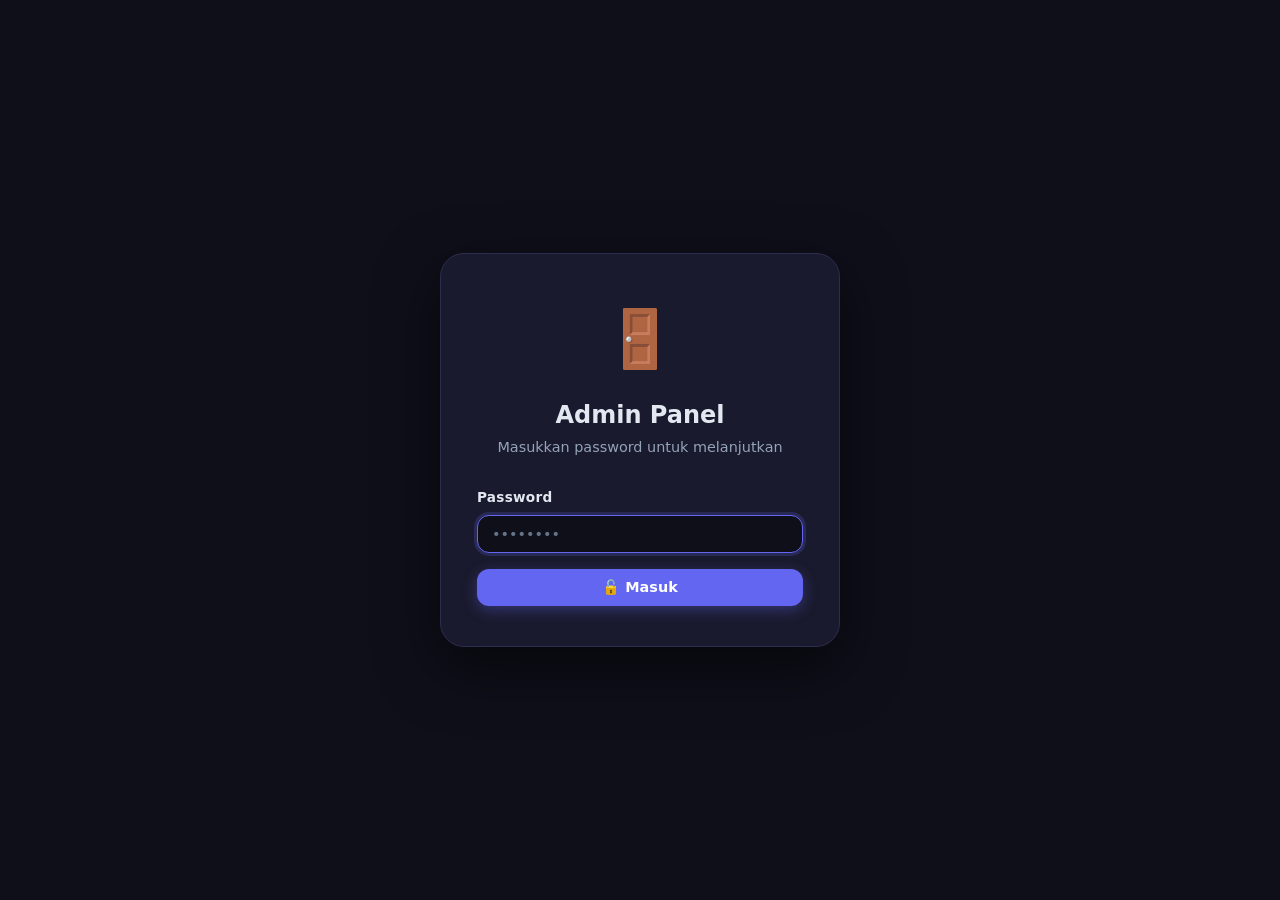
<file: admin/settings.html>
<!DOCTYPE html>
<html lang="id">
<head>
  <meta charset="UTF-8" />
  <meta name="viewport" content="width=device-width, initial-scale=1.0" />
  <title>GitHub Settings — AR Portal Admin</title>
  <link rel="stylesheet" href="../css/styles.css" />
  <style>
    .settings-section {
      margin-bottom: 32px;
    }
    .token-wrap {
      position: relative;
      display: flex;
      align-items: center;
    }
    .token-wrap input {
      padding-right: 48px;
    }
    .token-toggle {
      position: absolute;
      right: 12px;
      background: none;
      border: none;
      color: var(--text-muted);
      font-size: 1.1rem;
      cursor: pointer;
      padding: 4px;
      transition: color var(--transition);
    }
    .token-toggle:hover { color: var(--text); }
    .config-display {
      background: var(--bg);
      border: 1px solid var(--border);
      border-radius: var(--radius);
      padding: 16px;
      font-family: monospace;
      font-size: 0.85rem;
      color: var(--text-muted);
    }
    .config-row {
      display: flex;
      gap: 12px;
      margin-bottom: 6px;
    }
    .config-key {
      color: var(--primary-light);
      min-width: 80px;
    }
    .config-val { color: var(--text); }
    .step-list {
      counter-reset: steps;
      display: flex;
      flex-direction: column;
      gap: 12px;
    }
    .step-item {
      display: flex;
      gap: 14px;
      align-items: flex-start;
    }
    .step-num {
      flex-shrink: 0;
      width: 28px;
      height: 28px;
      border-radius: 50%;
      background: var(--primary);
      color: #fff;
      font-size: 0.8rem;
      font-weight: 700;
      display: flex;
      align-items: center;
      justify-content: center;
      margin-top: 2px;
    }
    .step-text { color: var(--text-muted); font-size: 0.9rem; line-height: 1.6; }
    .step-text strong { color: var(--text); }
    .info-box {
      display: flex;
      gap: 10px;
      align-items: flex-start;
      padding: 14px 16px;
      background: rgba(245, 158, 11, 0.08);
      border: 1px solid rgba(245, 158, 11, 0.3);
      border-radius: var(--radius);
      font-size: 0.875rem;
      color: var(--text-muted);
    }
    .info-icon { font-size: 1.1rem; flex-shrink: 0; }
    .success-box {
      display: flex;
      gap: 10px;
      align-items: flex-start;
      padding: 14px 16px;
      background: rgba(16, 185, 129, 0.08);
      border: 1px solid rgba(16, 185, 129, 0.3);
      border-radius: var(--radius);
      font-size: 0.875rem;
      color: var(--text-muted);
    }
    .error-box {
      display: flex;
      gap: 10px;
      align-items: flex-start;
      padding: 14px 16px;
      background: rgba(239, 68, 68, 0.08);
      border: 1px solid rgba(239, 68, 68, 0.3);
      border-radius: var(--radius);
      font-size: 0.875rem;
      color: var(--text-muted);
    }
    #test-result { display: none; margin-top: 12px; }
    .btn-row {
      display: flex;
      gap: 10px;
      flex-wrap: wrap;
      margin-top: 20px;
    }
    .netlify-step {
      display: flex;
      gap: 10px;
      padding: 12px 16px;
      background: var(--bg);
      border: 1px solid var(--border);
      border-radius: var(--radius);
      font-size: 0.875rem;
      align-items: flex-start;
    }
    .netlify-step + .netlify-step { margin-top: 8px; }
  </style>
</head>
<body>

  <!-- Navbar -->
  <nav class="navbar">
    <a href="index.html" class="nav-brand">
      <span class="nav-brand-icon">⚙️</span>
      GitHub Settings
    </a>
    <div class="nav-links">
      <a href="index.html" class="nav-link">← Kembali ke Admin</a>
    </div>
  </nav>

  <div class="page-container">
    <div class="page-content" style="max-width:720px;">

      <!-- Page Header -->
      <div class="page-header">
        <h1 class="page-title">🔧 Konfigurasi GitHub</h1>
        <p class="page-subtitle">Hubungkan admin panel ke repositori GitHub agar model tersimpan secara terpusat dan semua pengguna dapat melihat konten yang sama.</p>
      </div>

      <!-- GitHub Config Card -->
      <div class="card settings-section">
        <div class="card-header">
          <h2 class="card-title">🔑 Kredensial GitHub</h2>
        </div>
        <div class="card-body">
          <div class="form-group">
            <label for="gh-owner">GitHub Username / Organization</label>
            <input type="text" id="gh-owner" placeholder="contoh: johndoe" autocomplete="off" />
          </div>
          <div class="form-group">
            <label for="gh-repo">Nama Repositori</label>
            <input type="text" id="gh-repo" placeholder="contoh: ar-portal-pwa" autocomplete="off" />
          </div>
          <div class="form-group">
            <label for="gh-branch">Branch</label>
            <input type="text" id="gh-branch" placeholder="main" value="main" autocomplete="off" />
          </div>
          <div class="form-group">
            <label for="gh-token">Personal Access Token</label>
            <div class="token-wrap">
              <input type="password" id="gh-token" placeholder="ghp_xxxxxxxxxxxxxxxx" autocomplete="off" />
              <button class="token-toggle" id="token-toggle" title="Tampilkan/Sembunyikan token">👁️</button>
            </div>
            <span class="form-error" style="color:var(--text-muted);margin-top:4px;">
              Buat token di: <strong>github.com → Settings → Developer settings → Personal access tokens → Fine-grained → Permissions: Contents (Read &amp; Write)</strong>
            </span>
          </div>

          <div class="btn-row">
            <button class="btn btn-primary" id="save-config-btn">💾 Simpan Konfigurasi</button>
            <button class="btn btn-secondary" id="test-conn-btn">🔌 Test Koneksi</button>
          </div>

          <div id="test-result"></div>
        </div>
      </div>

      <!-- Current Config Display -->
      <div class="card settings-section" id="current-config-card" style="display:none;">
        <div class="card-header">
          <h2 class="card-title">📋 Konfigurasi Saat Ini</h2>
        </div>
        <div class="card-body">
          <div class="config-display" id="config-display"></div>
        </div>
      </div>

      <!-- Privacy Warning -->
      <div class="info-box settings-section">
        <span class="info-icon">🔒</span>
        <div>
          <strong style="color:var(--warning);display:block;margin-bottom:4px;">Keamanan Token</strong>
          Personal Access Token hanya tersimpan di browser ini (localStorage). Tidak dikirim ke server manapun selain GitHub API secara langsung. Jangan bagikan token kepada siapapun.
        </div>
      </div>

      <!-- Netlify Integration -->
      <div class="card settings-section">
        <div class="card-header">
          <h2 class="card-title">🚀 Integrasi Netlify</h2>
        </div>
        <div class="card-body">
          <p style="margin-bottom:16px;color:var(--text-muted);font-size:0.9rem;">
            Hubungkan repo GitHub ke Netlify agar setiap push otomatis men-trigger redeploy. Semua pengguna akan melihat model terbaru dalam ~30 detik.
          </p>
          <div class="step-list">
            <div class="netlify-step">
              <span style="font-size:1.2rem;">1️⃣</span>
              <div class="step-text">Buka <strong><a href="https://netlify.com" target="_blank">netlify.com</a></strong> dan login atau daftar akun gratis.</div>
            </div>
            <div class="netlify-step">
              <span style="font-size:1.2rem;">2️⃣</span>
              <div class="step-text">Klik <strong>"Add new site" → "Import an existing project"</strong>.</div>
            </div>
            <div class="netlify-step">
              <span style="font-size:1.2rem;">3️⃣</span>
              <div class="step-text">Pilih <strong>"Deploy with GitHub"</strong> dan pilih repositori AR Portal Anda.</div>
            </div>
            <div class="netlify-step">
              <span style="font-size:1.2rem;">4️⃣</span>
              <div class="step-text">Biarkan pengaturan default, klik <strong>"Deploy site"</strong>. Netlify akan memberikan URL unik seperti <code>https://your-site.netlify.app</code>.</div>
            </div>
            <div class="netlify-step">
              <span style="font-size:1.2rem;">5️⃣</span>
              <div class="step-text">Setiap kali admin mengupload model (via GitHub API), Netlify auto-redeploy dalam ~30 detik. Bagikan URL Netlify kepada pengguna.</div>
            </div>
          </div>
          <div style="margin-top:16px;">
            <a href="https://app.netlify.com/start" target="_blank" class="btn btn-success">
              🌐 Buka Netlify Dashboard
            </a>
          </div>
        </div>
      </div>

      <!-- How GitHub Token Works -->
      <div class="card settings-section">
        <div class="card-header">
          <h2 class="card-title">📖 Cara Membuat Personal Access Token</h2>
        </div>
        <div class="card-body">
          <div class="step-list">
            <div class="step-item">
              <div class="step-num">1</div>
              <div class="step-text">Login ke <strong>github.com</strong> dan klik foto profil → <strong>Settings</strong></div>
            </div>
            <div class="step-item">
              <div class="step-num">2</div>
              <div class="step-text">Scroll ke bawah, klik <strong>Developer settings</strong> (di sidebar kiri bawah)</div>
            </div>
            <div class="step-item">
              <div class="step-num">3</div>
              <div class="step-text">Klik <strong>Personal access tokens → Fine-grained tokens → Generate new token</strong></div>
            </div>
            <div class="step-item">
              <div class="step-num">4</div>
              <div class="step-text">Isi nama token (misal: "AR Portal Admin"), pilih expiration, pilih <strong>Repository access → Only select repositories</strong> → pilih repo AR Portal</div>
            </div>
            <div class="step-item">
              <div class="step-num">5</div>
              <div class="step-text">Di <strong>Permissions → Repository permissions → Contents</strong>, pilih <strong>Read and write</strong></div>
            </div>
            <div class="step-item">
              <div class="step-num">6</div>
              <div class="step-text">Klik <strong>Generate token</strong>, copy token dan paste di form di atas. Token hanya tampil sekali!</div>
            </div>
          </div>
        </div>
      </div>

    </div>
  </div>

  <script src="../js/app.js"></script>
  <script src="../js/github-storage.js"></script>
  <script>
    // Auth check
    if (!AppUtils.isAdminAuthenticated()) {
      window.location.href = 'index.html';
    }

    // Token toggle
    const tokenInput = document.getElementById('gh-token');
    document.getElementById('token-toggle').addEventListener('click', () => {
      tokenInput.type = tokenInput.type === 'password' ? 'text' : 'password';
    });

    // Load existing config into form
    function populateForm() {
      const cfg = GitHubStorage.config;
      if (!cfg) return;
      document.getElementById('gh-owner').value  = cfg.owner  || '';
      document.getElementById('gh-repo').value   = cfg.repo   || '';
      document.getElementById('gh-branch').value = cfg.branch || 'main';
      document.getElementById('gh-token').value  = cfg.token  || '';
      showCurrentConfig(cfg);
    }

    function showCurrentConfig(cfg) {
      if (!cfg || !cfg.owner) {
        document.getElementById('current-config-card').style.display = 'none';
        return;
      }
      document.getElementById('current-config-card').style.display = '';
      document.getElementById('config-display').innerHTML = `
        <div class="config-row"><span class="config-key">Owner:</span><span class="config-val">${cfg.owner}</span></div>
        <div class="config-row"><span class="config-key">Repo:</span><span class="config-val">${cfg.repo}</span></div>
        <div class="config-row"><span class="config-key">Branch:</span><span class="config-val">${cfg.branch || 'main'}</span></div>
        <div class="config-row"><span class="config-key">Token:</span><span class="config-val" style="color:var(--secondary);">●●●●●●●●●●●● (tersimpan)</span></div>
        <div class="config-row"><span class="config-key">Raw URL:</span><span class="config-val" style="font-size:0.78rem;word-break:break-all;">${GitHubStorage.getRawBaseUrl()}</span></div>
      `;
    }

    // Save config
    document.getElementById('save-config-btn').addEventListener('click', () => {
      const owner  = document.getElementById('gh-owner').value.trim();
      const repo   = document.getElementById('gh-repo').value.trim();
      const branch = document.getElementById('gh-branch').value.trim() || 'main';
      const token  = document.getElementById('gh-token').value.trim();

      if (!owner || !repo || !token) {
        AppUtils.showToast('Harap isi semua field yang diperlukan.', 'error');
        return;
      }

      GitHubStorage.saveConfig({ owner, repo, branch, token });
      showCurrentConfig({ owner, repo, branch, token });
      AppUtils.showToast('✅ Konfigurasi berhasil disimpan!', 'success');
    });

    // Test connection
    document.getElementById('test-conn-btn').addEventListener('click', async () => {
      const btn = document.getElementById('test-conn-btn');
      const result = document.getElementById('test-result');
      btn.disabled = true;
      btn.textContent = '⏳ Menguji...';
      result.style.display = 'none';

      // Save first from form values
      const owner  = document.getElementById('gh-owner').value.trim();
      const repo   = document.getElementById('gh-repo').value.trim();
      const branch = document.getElementById('gh-branch').value.trim() || 'main';
      const token  = document.getElementById('gh-token').value.trim();

      if (!owner || !repo || !token) {
        result.style.display = '';
        result.innerHTML = `<div class="error-box"><span class="info-icon">❌</span><span>Harap isi semua field terlebih dahulu.</span></div>`;
        btn.disabled = false;
        btn.textContent = '🔌 Test Koneksi';
        return;
      }

      GitHubStorage.saveConfig({ owner, repo, branch, token });

      try {
        const repoData = await GitHubStorage.testConnection();
        result.style.display = '';
        result.innerHTML = `
          <div class="success-box">
            <span class="info-icon">✅</span>
            <div>
              <strong style="color:var(--secondary);display:block;">Koneksi berhasil!</strong>
              Terhubung ke repo: <strong>${repoData.full_name}</strong>
              ${repoData.private ? '🔒 (Private)' : '🌐 (Public)'}
              — ${repoData.stargazers_count} ⭐
            </div>
          </div>`;
        showCurrentConfig({ owner, repo, branch, token });
      } catch (err) {
        result.style.display = '';
        result.innerHTML = `
          <div class="error-box">
            <span class="info-icon">❌</span>
            <div>
              <strong style="color:var(--danger);display:block;">Koneksi gagal</strong>
              ${err.message}<br>
              <small style="color:var(--text-dim);">Pastikan owner, repo, dan token sudah benar. Token harus memiliki izin Contents (Read &amp; Write).</small>
            </div>
          </div>`;
      } finally {
        btn.disabled = false;
        btn.textContent = '🔌 Test Koneksi';
      }
    });

    // Init
    populateForm();
  </script>
</body>
</html>
</file>
<file: css/styles.css>
/* ============================================================
   AR Portal PWA — Global Stylesheet
   Dark theme, mobile-first, CSS custom properties
   ============================================================ */

/* ── 1. CSS VARIABLES ─────────────────────────────────────── */
:root {
  --primary:        #6366f1;
  --primary-dark:   #4f46e5;
  --primary-light:  #818cf8;
  --secondary:      #10b981;
  --secondary-dark: #059669;
  --danger:         #ef4444;
  --danger-dark:    #dc2626;
  --warning:        #f59e0b;
  --warning-dark:   #d97706;
  --info:           #3b82f6;

  --bg:             #0f0f1a;
  --bg-card:        #1a1a2e;
  --bg-surface:     #16213e;
  --bg-elevated:    #1e2642;

  --text:           #e2e8f0;
  --text-muted:     #94a3b8;
  --text-dim:       #64748b;

  --border:         #2d2d4e;
  --border-light:   #3d3d6e;

  --shadow:         rgba(0, 0, 0, 0.5);
  --shadow-lg:      rgba(0, 0, 0, 0.7);

  --radius-sm:      6px;
  --radius:         12px;
  --radius-lg:      16px;
  --radius-xl:      24px;
  --radius-full:    9999px;

  --transition:     0.2s ease;
  --transition-slow: 0.35s ease;

  --navbar-h:       60px;
  --font:           'Segoe UI', system-ui, -apple-system, sans-serif;
}

/* ── 2. RESET & BASE ─────────────────────────────────────── */
*, *::before, *::after {
  box-sizing: border-box;
  margin: 0;
  padding: 0;
}

html {
  scroll-behavior: smooth;
  -webkit-text-size-adjust: 100%;
}

body {
  font-family: var(--font);
  background-color: var(--bg);
  color: var(--text);
  line-height: 1.6;
  min-height: 100vh;
  overflow-x: hidden;
}

a {
  color: var(--primary-light);
  text-decoration: none;
  transition: color var(--transition);
}
a:hover { color: var(--primary); }

img, svg { display: block; max-width: 100%; }

h1, h2, h3, h4, h5, h6 {
  font-weight: 700;
  line-height: 1.25;
  color: var(--text);
}

p { color: var(--text-muted); }

ul, ol { list-style: none; }

button { cursor: pointer; font-family: inherit; }

/* ── 3. SCROLLBAR ─────────────────────────────────────────── */
::-webkit-scrollbar { width: 6px; height: 6px; }
::-webkit-scrollbar-track { background: var(--bg); }
::-webkit-scrollbar-thumb {
  background: var(--border-light);
  border-radius: var(--radius-full);
}
::-webkit-scrollbar-thumb:hover { background: var(--primary); }

/* ── 4. BUTTONS ───────────────────────────────────────────── */
.btn {
  display: inline-flex;
  align-items: center;
  justify-content: center;
  gap: 6px;
  padding: 10px 20px;
  border: none;
  border-radius: var(--radius);
  font-size: 0.9rem;
  font-weight: 600;
  cursor: pointer;
  transition: background var(--transition), transform var(--transition),
              box-shadow var(--transition), opacity var(--transition);
  user-select: none;
  white-space: nowrap;
  text-decoration: none;
}
.btn:active { transform: scale(0.97); }
.btn:disabled {
  opacity: 0.5;
  cursor: not-allowed;
  pointer-events: none;
}

.btn-primary {
  background: var(--primary);
  color: #fff;
  box-shadow: 0 4px 14px rgba(99, 102, 241, 0.35);
}
.btn-primary:hover {
  background: var(--primary-dark);
  box-shadow: 0 6px 20px rgba(99, 102, 241, 0.5);
}

.btn-secondary {
  background: var(--bg-elevated);
  color: var(--text);
  border: 1px solid var(--border);
}
.btn-secondary:hover {
  background: var(--bg-surface);
  border-color: var(--primary);
}

.btn-danger {
  background: var(--danger);
  color: #fff;
  box-shadow: 0 4px 14px rgba(239, 68, 68, 0.3);
}
.btn-danger:hover {
  background: var(--danger-dark);
  box-shadow: 0 6px 20px rgba(239, 68, 68, 0.45);
}

.btn-success {
  background: var(--secondary);
  color: #fff;
  box-shadow: 0 4px 14px rgba(16, 185, 129, 0.3);
}
.btn-success:hover {
  background: var(--secondary-dark);
}

.btn-warning {
  background: var(--warning);
  color: #000;
}
.btn-warning:hover { background: var(--warning-dark); }

.btn-sm {
  padding: 6px 14px;
  font-size: 0.8rem;
  border-radius: var(--radius-sm);
}

.btn-lg {
  padding: 14px 28px;
  font-size: 1rem;
  border-radius: var(--radius-lg);
}

.btn-icon {
  width: 36px;
  height: 36px;
  padding: 0;
  border-radius: var(--radius-sm);
}

.btn-full { width: 100%; }

/* ── 5. CARD ──────────────────────────────────────────────── */
.card {
  background: var(--bg-card);
  border: 1px solid var(--border);
  border-radius: var(--radius-xl);
  padding: 24px;
  box-shadow: 0 4px 24px var(--shadow);
  transition: border-color var(--transition), box-shadow var(--transition),
              transform var(--transition-slow);
}
.card:hover {
  border-color: var(--border-light);
  box-shadow: 0 8px 32px var(--shadow-lg);
}
.card-hoverable:hover {
  transform: translateY(-3px);
  border-color: var(--primary);
}

.card-header {
  display: flex;
  align-items: center;
  justify-content: space-between;
  margin-bottom: 16px;
  padding-bottom: 16px;
  border-bottom: 1px solid var(--border);
}
.card-title {
  font-size: 1.1rem;
  font-weight: 700;
}
.card-body { padding: 0; }
.card-footer {
  margin-top: 16px;
  padding-top: 16px;
  border-top: 1px solid var(--border);
  display: flex;
  gap: 8px;
  flex-wrap: wrap;
}

/* ── 6. FORMS ─────────────────────────────────────────────── */
.form-group {
  display: flex;
  flex-direction: column;
  gap: 6px;
  margin-bottom: 16px;
}

label {
  font-size: 0.85rem;
  font-weight: 600;
  color: var(--text);
  letter-spacing: 0.02em;
}

input[type="text"],
input[type="password"],
input[type="email"],
input[type="number"],
input[type="search"],
input[type="url"],
textarea,
select {
  width: 100%;
  padding: 10px 14px;
  background: var(--bg);
  border: 1px solid var(--border);
  border-radius: var(--radius);
  color: var(--text);
  font-size: 0.9rem;
  font-family: inherit;
  transition: border-color var(--transition), box-shadow var(--transition);
  outline: none;
  appearance: none;
}

input:focus,
textarea:focus,
select:focus {
  border-color: var(--primary);
  box-shadow: 0 0 0 3px rgba(99, 102, 241, 0.2);
}

input::placeholder,
textarea::placeholder {
  color: var(--text-dim);
}

textarea {
  resize: vertical;
  min-height: 100px;
}

select {
  background-image: url("data:image/svg+xml,%3Csvg xmlns='http://www.w3.org/2000/svg' width='12' height='12' viewBox='0 0 12 12'%3E%3Cpath fill='%2394a3b8' d='M6 8L1 3h10z'/%3E%3C/svg%3E");
  background-repeat: no-repeat;
  background-position: right 12px center;
  padding-right: 36px;
  cursor: pointer;
}

.form-error {
  font-size: 0.8rem;
  color: var(--danger);
  margin-top: 2px;
}
.input-error { border-color: var(--danger) !important; }

.form-row {
  display: grid;
  grid-template-columns: 1fr 1fr;
  gap: 16px;
}

/* ── 7. BADGES ────────────────────────────────────────────── */
.badge {
  display: inline-flex;
  align-items: center;
  padding: 2px 10px;
  border-radius: var(--radius-full);
  font-size: 0.72rem;
  font-weight: 700;
  letter-spacing: 0.05em;
  text-transform: uppercase;
}
.badge-primary  { background: rgba(99,102,241,0.2);  color: var(--primary-light); }
.badge-success  { background: rgba(16,185,129,0.2);  color: #34d399; }
.badge-warning  { background: rgba(245,158,11,0.2);  color: #fbbf24; }
.badge-danger   { background: rgba(239,68,68,0.2);   color: #f87171; }
.badge-info     { background: rgba(59,130,246,0.2);  color: #60a5fa; }
.badge-muted    { background: rgba(100,116,139,0.2); color: var(--text-muted); }

/* ── 8. MODAL ─────────────────────────────────────────────── */
.modal-overlay {
  position: fixed;
  inset: 0;
  background: rgba(0, 0, 0, 0.75);
  backdrop-filter: blur(4px);
  display: flex;
  align-items: center;
  justify-content: center;
  z-index: 1000;
  padding: 16px;
  opacity: 0;
  animation: fadeIn 0.2s ease forwards;
}

@keyframes fadeIn {
  to { opacity: 1; }
}

.modal {
  background: var(--bg-card);
  border: 1px solid var(--border);
  border-radius: var(--radius-xl);
  width: 100%;
  max-width: 520px;
  max-height: 90vh;
  overflow-y: auto;
  box-shadow: 0 20px 60px var(--shadow-lg);
  animation: slideUp 0.25s ease forwards;
}

@keyframes slideUp {
  from { transform: translateY(20px); opacity: 0; }
  to   { transform: translateY(0);    opacity: 1; }
}

.modal-header {
  display: flex;
  align-items: center;
  justify-content: space-between;
  padding: 20px 24px;
  border-bottom: 1px solid var(--border);
}
.modal-title {
  font-size: 1.1rem;
  font-weight: 700;
}
.modal-close {
  background: none;
  border: none;
  color: var(--text-muted);
  font-size: 1.4rem;
  cursor: pointer;
  padding: 4px 8px;
  border-radius: var(--radius-sm);
  transition: color var(--transition), background var(--transition);
}
.modal-close:hover { color: var(--text); background: var(--bg-elevated); }

.modal-body {
  padding: 24px;
}
.modal-footer {
  display: flex;
  gap: 10px;
  justify-content: flex-end;
  padding: 16px 24px;
  border-top: 1px solid var(--border);
}

/* ── 9. TOAST NOTIFICATIONS ───────────────────────────────── */
.toast-container {
  position: fixed;
  top: 20px;
  right: 20px;
  z-index: 9999;
  display: flex;
  flex-direction: column;
  gap: 10px;
  pointer-events: none;
}

.toast {
  display: flex;
  align-items: center;
  gap: 10px;
  padding: 12px 16px;
  border-radius: var(--radius);
  background: var(--bg-card);
  border: 1px solid var(--border);
  box-shadow: 0 8px 24px var(--shadow-lg);
  min-width: 260px;
  max-width: 380px;
  pointer-events: all;
  transform: translateX(calc(100% + 20px));
  opacity: 0;
  transition: transform 0.3s ease, opacity 0.3s ease;
}
.toast-visible {
  transform: translateX(0);
  opacity: 1;
}
.toast-hiding {
  transform: translateX(calc(100% + 20px));
  opacity: 0;
}

.toast-success { border-color: var(--secondary); }
.toast-error   { border-color: var(--danger); }
.toast-warning { border-color: var(--warning); }
.toast-info    { border-color: var(--info); }

.toast-icon   { font-size: 1.1rem; flex-shrink: 0; }
.toast-message { flex: 1; font-size: 0.875rem; color: var(--text); }
.toast-close {
  background: none;
  border: none;
  color: var(--text-muted);
  font-size: 1.1rem;
  cursor: pointer;
  padding: 0 4px;
  line-height: 1;
  pointer-events: all;
}
.toast-close:hover { color: var(--text); }

/* ── 10. LOADING OVERLAY ──────────────────────────────────── */
.loading-overlay {
  position: fixed;
  inset: 0;
  background: rgba(15, 15, 26, 0.9);
  backdrop-filter: blur(6px);
  display: none;
  align-items: center;
  justify-content: center;
  z-index: 9998;
  opacity: 0;
  transition: opacity 0.3s ease;
}
.loading-overlay.loading-visible { opacity: 1; }

.loading-content {
  display: flex;
  flex-direction: column;
  align-items: center;
  gap: 20px;
}

.loading-spinner {
  width: 52px;
  height: 52px;
  border: 4px solid var(--border);
  border-top-color: var(--primary);
  border-radius: 50%;
  animation: spin 0.8s linear infinite;
}
@keyframes spin { to { transform: rotate(360deg); } }

.loading-message {
  color: var(--text-muted);
  font-size: 0.95rem;
  font-weight: 500;
}

/* ── 11. NAVBAR ───────────────────────────────────────────── */
.navbar {
  position: fixed;
  top: 0;
  left: 0;
  right: 0;
  height: var(--navbar-h);
  background: rgba(22, 33, 62, 0.95);
  backdrop-filter: blur(10px);
  border-bottom: 1px solid var(--border);
  display: flex;
  align-items: center;
  justify-content: space-between;
  padding: 0 20px;
  z-index: 900;
}

.nav-brand {
  display: flex;
  align-items: center;
  gap: 10px;
  font-size: 1.1rem;
  font-weight: 800;
  color: var(--text);
  text-decoration: none;
  letter-spacing: -0.01em;
}
.nav-brand:hover { color: var(--primary-light); }
.nav-brand-icon { font-size: 1.4rem; }

.nav-links {
  display: flex;
  align-items: center;
  gap: 8px;
}
.nav-link {
  color: var(--text-muted);
  text-decoration: none;
  font-size: 0.875rem;
  font-weight: 500;
  padding: 6px 12px;
  border-radius: var(--radius);
  transition: color var(--transition), background var(--transition);
}
.nav-link:hover, .nav-link.active {
  color: var(--text);
  background: var(--bg-elevated);
}

/* ── 12. PAGE CONTAINER ───────────────────────────────────── */
.page-container {
  padding-top: var(--navbar-h);
  min-height: 100vh;
}
.page-content {
  max-width: 1100px;
  margin: 0 auto;
  padding: 32px 20px;
}
.page-header {
  margin-bottom: 32px;
}
.page-title {
  font-size: 1.75rem;
  font-weight: 800;
  margin-bottom: 6px;
}
.page-subtitle {
  color: var(--text-muted);
  font-size: 0.95rem;
}

/* ── 13. GRID LAYOUTS ─────────────────────────────────────── */
.grid-2 {
  display: grid;
  grid-template-columns: 1fr;
  gap: 20px;
}
.grid-3 {
  display: grid;
  grid-template-columns: 1fr;
  gap: 20px;
}
.grid-4 {
  display: grid;
  grid-template-columns: 1fr 1fr;
  gap: 16px;
}

@media (min-width: 640px) {
  .grid-2 { grid-template-columns: 1fr 1fr; }
  .grid-4 { grid-template-columns: repeat(4, 1fr); }
}
@media (min-width: 768px) {
  .grid-3 { grid-template-columns: 1fr 1fr 1fr; }
}

/* ── 14. EMPTY STATE ──────────────────────────────────────── */
.empty-state {
  display: flex;
  flex-direction: column;
  align-items: center;
  justify-content: center;
  text-align: center;
  padding: 60px 20px;
  gap: 12px;
}
.empty-icon {
  font-size: 3.5rem;
  opacity: 0.6;
  margin-bottom: 8px;
}
.empty-title {
  font-size: 1.1rem;
  font-weight: 700;
  color: var(--text);
}
.empty-description {
  color: var(--text-muted);
  font-size: 0.875rem;
  max-width: 360px;
}

/* ── 15. FILE DROP ZONE ───────────────────────────────────── */
.file-drop-zone {
  display: flex;
  flex-direction: column;
  align-items: center;
  justify-content: center;
  gap: 12px;
  padding: 48px 24px;
  border: 2px dashed var(--border);
  border-radius: var(--radius-xl);
  background: var(--bg);
  cursor: pointer;
  transition: border-color var(--transition), background var(--transition),
              box-shadow var(--transition);
  text-align: center;
  position: relative;
}
.file-drop-zone:hover,
.file-drop-zone.drag-over {
  border-color: var(--primary);
  background: rgba(99, 102, 241, 0.05);
  box-shadow: 0 0 0 4px rgba(99, 102, 241, 0.1);
}
.file-drop-zone input[type="file"] {
  position: absolute;
  inset: 0;
  width: 100%;
  height: 100%;
  opacity: 0;
  cursor: pointer;
}
.drop-icon  { font-size: 2.5rem; opacity: 0.7; }
.drop-title { font-size: 1rem; font-weight: 600; color: var(--text); }
.drop-hint  { font-size: 0.8rem; color: var(--text-muted); }

.file-selected {
  display: flex;
  align-items: center;
  gap: 12px;
  padding: 14px 18px;
  background: var(--bg-elevated);
  border: 1px solid var(--border);
  border-radius: var(--radius);
  margin-top: 12px;
}
.file-selected-icon { font-size: 1.5rem; }
.file-selected-info { flex: 1; min-width: 0; }
.file-selected-name {
  font-weight: 600;
  font-size: 0.9rem;
  color: var(--text);
  overflow: hidden;
  text-overflow: ellipsis;
  white-space: nowrap;
}
.file-selected-size { font-size: 0.8rem; color: var(--text-muted); }

/* ── 16. AR FAB BUTTON ───────────────────────────────────── */
.ar-btn-fab {
  position: fixed;
  bottom: 28px;
  right: 24px;
  z-index: 800;
  width: 60px;
  height: 60px;
  border-radius: 50%;
  background: var(--primary);
  color: #fff;
  font-size: 1.5rem;
  border: none;
  cursor: pointer;
  display: flex;
  align-items: center;
  justify-content: center;
  box-shadow: 0 6px 24px rgba(99, 102, 241, 0.5);
  transition: background var(--transition), transform var(--transition),
              box-shadow var(--transition);
}
.ar-btn-fab:hover {
  background: var(--primary-dark);
  transform: scale(1.08);
  box-shadow: 0 10px 32px rgba(99, 102, 241, 0.65);
}
.ar-btn-fab:active { transform: scale(0.95); }

/* ── 17. THREE.JS CANVAS CONTAINER ───────────────────────── */
.canvas-container {
  position: relative;
  width: 100%;
  background: #0a0a14;
  border-radius: var(--radius-xl);
  overflow: hidden;
  border: 1px solid var(--border);
  aspect-ratio: 16 / 9;
}
.canvas-container canvas {
  display: block;
  width: 100% !important;
  height: 100% !important;
}
.canvas-overlay {
  position: absolute;
  inset: 0;
  pointer-events: none;
  display: flex;
  align-items: flex-end;
  justify-content: flex-end;
  padding: 12px;
  gap: 8px;
}
.canvas-controls {
  display: flex;
  gap: 6px;
  pointer-events: all;
}

/* ── 18. STAT CARDS ───────────────────────────────────────── */
.stat-card {
  display: flex;
  flex-direction: column;
  align-items: flex-start;
  gap: 6px;
  padding: 20px;
  background: var(--bg-card);
  border: 1px solid var(--border);
  border-radius: var(--radius-xl);
  transition: border-color var(--transition), transform var(--transition-slow);
}
.stat-card:hover {
  border-color: var(--primary);
  transform: translateY(-2px);
}
.stat-icon  { font-size: 2rem; }
.stat-value {
  font-size: 2rem;
  font-weight: 800;
  color: var(--primary-light);
  line-height: 1;
}
.stat-label {
  font-size: 0.8rem;
  color: var(--text-muted);
  font-weight: 500;
  text-transform: uppercase;
  letter-spacing: 0.05em;
}

/* ── 19. MODEL / PORTAL LIST ITEMS ───────────────────────── */
.item-row {
  display: flex;
  align-items: center;
  gap: 12px;
  padding: 14px 16px;
  background: var(--bg);
  border: 1px solid var(--border);
  border-radius: var(--radius);
  transition: border-color var(--transition), background var(--transition);
}
.item-row:hover { border-color: var(--border-light); background: var(--bg-elevated); }
.item-row + .item-row { margin-top: 8px; }

.item-icon  { font-size: 1.5rem; flex-shrink: 0; }
.item-info  { flex: 1; min-width: 0; }
.item-name  {
  font-weight: 600;
  font-size: 0.9rem;
  color: var(--text);
  overflow: hidden;
  text-overflow: ellipsis;
  white-space: nowrap;
}
.item-meta  { font-size: 0.78rem; color: var(--text-muted); margin-top: 2px; }
.item-actions { display: flex; gap: 6px; flex-shrink: 0; }

/* ── 20. SECTION HEADERS ──────────────────────────────────── */
.section-header {
  display: flex;
  align-items: center;
  justify-content: space-between;
  margin-bottom: 16px;
  margin-top: 32px;
}
.section-title {
  font-size: 1rem;
  font-weight: 700;
  display: flex;
  align-items: center;
  gap: 8px;
}

/* ── 21. ALERT / INFO BOXES ───────────────────────────────── */
.alert {
  display: flex;
  align-items: flex-start;
  gap: 10px;
  padding: 14px 16px;
  border-radius: var(--radius);
  font-size: 0.875rem;
  border: 1px solid;
  margin-bottom: 16px;
}
.alert-warning { background: rgba(245,158,11,0.1); border-color: var(--warning); color: #fbbf24; }
.alert-info    { background: rgba(59,130,246,0.1);  border-color: var(--info);    color: #60a5fa; }
.alert-success { background: rgba(16,185,129,0.1); border-color: var(--secondary); color: #34d399; }
.alert-danger  { background: rgba(239,68,68,0.1);  border-color: var(--danger);  color: #f87171; }
.alert-icon    { font-size: 1rem; flex-shrink: 0; margin-top: 1px; }

/* ── 22. CHECKBOX / MODEL SELECTOR ───────────────────────── */
.model-checkbox-list {
  display: flex;
  flex-direction: column;
  gap: 8px;
  max-height: 260px;
  overflow-y: auto;
  padding-right: 4px;
}
.model-checkbox-item {
  display: flex;
  align-items: center;
  gap: 10px;
  padding: 10px 14px;
  background: var(--bg);
  border: 1px solid var(--border);
  border-radius: var(--radius);
  cursor: pointer;
  transition: border-color var(--transition), background var(--transition);
}
.model-checkbox-item:hover { border-color: var(--primary); }
.model-checkbox-item input[type="checkbox"] {
  width: 16px;
  height: 16px;
  accent-color: var(--primary);
  cursor: pointer;
  flex-shrink: 0;
}
.model-checkbox-item.checked { border-color: var(--primary); background: rgba(99,102,241,0.08); }
.model-checkbox-label { flex: 1; min-width: 0; }
.model-checkbox-name  { font-size: 0.875rem; font-weight: 600; color: var(--text); }
.model-checkbox-meta  { font-size: 0.75rem; color: var(--text-muted); }

/* ── 23. DESCRIPTION PANEL (bottom sheet) ─────────────────── */
.desc-panel {
  position: fixed;
  left: 0;
  right: 0;
  bottom: 0;
  z-index: 800;
  background: var(--bg-card);
  border-top: 1px solid var(--border);
  border-radius: var(--radius-xl) var(--radius-xl) 0 0;
  padding: 24px;
  transform: translateY(100%);
  transition: transform var(--transition-slow);
  max-height: 60vh;
  overflow-y: auto;
  box-shadow: 0 -8px 32px var(--shadow-lg);
}
.desc-panel.open { transform: translateY(0); }
.desc-panel-handle {
  width: 36px;
  height: 4px;
  background: var(--border);
  border-radius: 2px;
  margin: 0 auto 20px;
}
.desc-panel-title {
  font-size: 1.1rem;
  font-weight: 700;
  margin-bottom: 8px;
}
.desc-panel-text { color: var(--text-muted); font-size: 0.9rem; line-height: 1.7; }
.desc-panel-close {
  position: absolute;
  top: 20px;
  right: 20px;
  background: var(--bg-elevated);
  border: none;
  color: var(--text-muted);
  border-radius: 50%;
  width: 32px;
  height: 32px;
  display: flex;
  align-items: center;
  justify-content: center;
  cursor: pointer;
  font-size: 1rem;
  transition: color var(--transition), background var(--transition);
}
.desc-panel-close:hover { color: var(--text); background: var(--border); }

/* ── 24. PORTAL CARD ──────────────────────────────────────── */
.portal-card {
  background: var(--bg-card);
  border: 1px solid var(--border);
  border-radius: var(--radius-xl);
  overflow: hidden;
  transition: border-color var(--transition), transform var(--transition-slow),
              box-shadow var(--transition-slow);
  cursor: pointer;
}
.portal-card:hover {
  border-color: var(--primary);
  transform: translateY(-4px);
  box-shadow: 0 12px 36px var(--shadow-lg);
}
.portal-card-preview {
  height: 140px;
  background: linear-gradient(135deg, var(--bg-surface) 0%, var(--bg-elevated) 100%);
  display: flex;
  align-items: center;
  justify-content: center;
  font-size: 3rem;
  border-bottom: 1px solid var(--border);
}
.portal-card-body { padding: 18px; }
.portal-card-title { font-size: 1rem; font-weight: 700; margin-bottom: 6px; }
.portal-card-desc  { font-size: 0.8rem; color: var(--text-muted); margin-bottom: 10px; min-height: 36px; }
.portal-card-meta  {
  display: flex;
  align-items: center;
  justify-content: space-between;
  gap: 8px;
  flex-wrap: wrap;
}
.portal-card-models { font-size: 0.75rem; color: var(--text-dim); }
.portal-card-footer {
  padding: 12px 18px;
  border-top: 1px solid var(--border);
  display: flex;
  gap: 8px;
  flex-wrap: wrap;
}

/* ── 25. AR VIEWER OVERLAY ───────────────────────────────── */
.ar-overlay {
  position: fixed;
  inset: 0;
  z-index: 700;
  pointer-events: none;
}
.ar-overlay-ui {
  position: absolute;
  top: 20px;
  left: 0;
  right: 0;
  display: flex;
  justify-content: center;
  pointer-events: none;
}
.ar-hint-box {
  background: rgba(0,0,0,0.65);
  color: #fff;
  padding: 10px 20px;
  border-radius: var(--radius-full);
  font-size: 0.875rem;
  font-weight: 500;
  pointer-events: none;
  backdrop-filter: blur(4px);
}
.ar-exit-btn {
  position: absolute;
  bottom: 32px;
  left: 50%;
  transform: translateX(-50%);
  pointer-events: all;
}

/* ── 26. OBJECT SIDEBAR ───────────────────────────────────── */
.object-sidebar {
  position: fixed;
  top: var(--navbar-h);
  right: 0;
  width: 240px;
  height: calc(100vh - var(--navbar-h));
  background: rgba(26, 26, 46, 0.95);
  border-left: 1px solid var(--border);
  backdrop-filter: blur(10px);
  transform: translateX(100%);
  transition: transform var(--transition-slow);
  z-index: 600;
  overflow-y: auto;
  padding: 16px;
}
.object-sidebar.open { transform: translateX(0); }
.sidebar-title {
  font-size: 0.875rem;
  font-weight: 700;
  text-transform: uppercase;
  letter-spacing: 0.05em;
  color: var(--text-muted);
  margin-bottom: 12px;
  padding-bottom: 8px;
  border-bottom: 1px solid var(--border);
}
.sidebar-item {
  padding: 10px 12px;
  border-radius: var(--radius);
  cursor: pointer;
  transition: background var(--transition), border-color var(--transition);
  border: 1px solid transparent;
  margin-bottom: 4px;
}
.sidebar-item:hover { background: var(--bg-elevated); border-color: var(--border); }
.sidebar-item.selected { background: rgba(99,102,241,0.15); border-color: var(--primary); }
.sidebar-item-name { font-size: 0.875rem; font-weight: 600; color: var(--text); }
.sidebar-item-format { font-size: 0.75rem; color: var(--text-muted); }

/* ── 27. HERO SECTION ─────────────────────────────────────── */
.hero {
  min-height: calc(100vh - var(--navbar-h));
  display: flex;
  flex-direction: column;
  align-items: center;
  justify-content: center;
  text-align: center;
  padding: 40px 20px;
  background: radial-gradient(ellipse at top center, rgba(99,102,241,0.15) 0%, transparent 60%);
}
.hero-eyebrow {
  display: inline-flex;
  align-items: center;
  gap: 6px;
  padding: 6px 16px;
  border: 1px solid rgba(99,102,241,0.4);
  border-radius: var(--radius-full);
  font-size: 0.8rem;
  font-weight: 600;
  color: var(--primary-light);
  margin-bottom: 24px;
  background: rgba(99,102,241,0.1);
}
.hero-title {
  font-size: 2.25rem;
  font-weight: 900;
  letter-spacing: -0.03em;
  line-height: 1.1;
  margin-bottom: 16px;
  background: linear-gradient(135deg, var(--text) 30%, var(--primary-light));
  -webkit-background-clip: text;
  -webkit-text-fill-color: transparent;
  background-clip: text;
}
.hero-subtitle {
  font-size: 1rem;
  color: var(--text-muted);
  max-width: 480px;
  margin-bottom: 36px;
}
.hero-actions {
  display: flex;
  gap: 14px;
  flex-wrap: wrap;
  justify-content: center;
}

/* ── 28. FEATURES SECTION ─────────────────────────────────── */
.features-section {
  padding: 60px 20px;
  max-width: 1100px;
  margin: 0 auto;
}
.section-eyebrow {
  font-size: 0.8rem;
  font-weight: 700;
  letter-spacing: 0.1em;
  text-transform: uppercase;
  color: var(--primary-light);
  text-align: center;
  margin-bottom: 10px;
}
.section-heading {
  font-size: 1.75rem;
  font-weight: 800;
  text-align: center;
  margin-bottom: 40px;
}
.feature-card {
  background: var(--bg-card);
  border: 1px solid var(--border);
  border-radius: var(--radius-xl);
  padding: 28px;
  transition: border-color var(--transition), transform var(--transition-slow);
}
.feature-card:hover {
  border-color: var(--primary);
  transform: translateY(-4px);
}
.feature-icon {
  width: 52px;
  height: 52px;
  border-radius: var(--radius);
  background: rgba(99,102,241,0.15);
  display: flex;
  align-items: center;
  justify-content: center;
  font-size: 1.5rem;
  margin-bottom: 16px;
}
.feature-title { font-size: 1rem; font-weight: 700; margin-bottom: 8px; }
.feature-desc  { font-size: 0.875rem; color: var(--text-muted); line-height: 1.65; }

/* ── 29. COMPAT SECTION ───────────────────────────────────── */
.compat-section {
  padding: 40px 20px;
  max-width: 700px;
  margin: 0 auto;
  text-align: center;
}
.compat-grid {
  display: grid;
  grid-template-columns: repeat(3, 1fr);
  gap: 16px;
  margin-top: 24px;
}
.compat-item {
  background: var(--bg-card);
  border: 1px solid var(--border);
  border-radius: var(--radius-lg);
  padding: 20px 12px;
}
.compat-item-icon   { font-size: 2rem; margin-bottom: 8px; }
.compat-item-label  { font-size: 0.875rem; font-weight: 700; margin-bottom: 4px; }
.compat-item-status { font-size: 0.75rem; color: var(--text-muted); }

/* ── 30. FOOTER ───────────────────────────────────────────── */
footer {
  padding: 32px 20px;
  text-align: center;
  border-top: 1px solid var(--border);
  color: var(--text-dim);
  font-size: 0.8rem;
}
footer a { color: var(--primary-light); }

/* ── 31. RESPONSIVE ADJUSTMENTS ───────────────────────────── */
@media (min-width: 640px) {
  .hero-title { font-size: 3rem; }
  .page-content { padding: 40px 32px; }
}

@media (min-width: 768px) {
  .hero-title { font-size: 3.5rem; }
  .navbar { padding: 0 32px; }
  .modal { max-width: 560px; }
}

@media (max-width: 640px) {
  .nav-link span { display: none; }
  .form-row { grid-template-columns: 1fr; }
  .modal { margin: 0; border-radius: var(--radius-xl) var(--radius-xl) 0 0; align-self: flex-end; }
  .modal-overlay { align-items: flex-end; }
}

/* ── 32. UTILITY CLASSES ──────────────────────────────────── */
.d-flex     { display: flex; }
.d-none     { display: none !important; }
.align-center { align-items: center; }
.justify-between { justify-content: space-between; }
.gap-8      { gap: 8px; }
.gap-12     { gap: 12px; }
.gap-16     { gap: 16px; }
.mt-8       { margin-top: 8px; }
.mt-16      { margin-top: 16px; }
.mt-24      { margin-top: 24px; }
.mb-16      { margin-bottom: 16px; }
.mb-24      { margin-bottom: 24px; }
.text-muted { color: var(--text-muted); }
.text-sm    { font-size: 0.875rem; }
.text-xs    { font-size: 0.75rem; }
.font-bold  { font-weight: 700; }
.w-full     { width: 100%; }
.flex-wrap  { flex-wrap: wrap; }
.rounded    { border-radius: var(--radius); }
.text-center { text-align: center; }
.truncate   { overflow: hidden; text-overflow: ellipsis; white-space: nowrap; }
</file>
